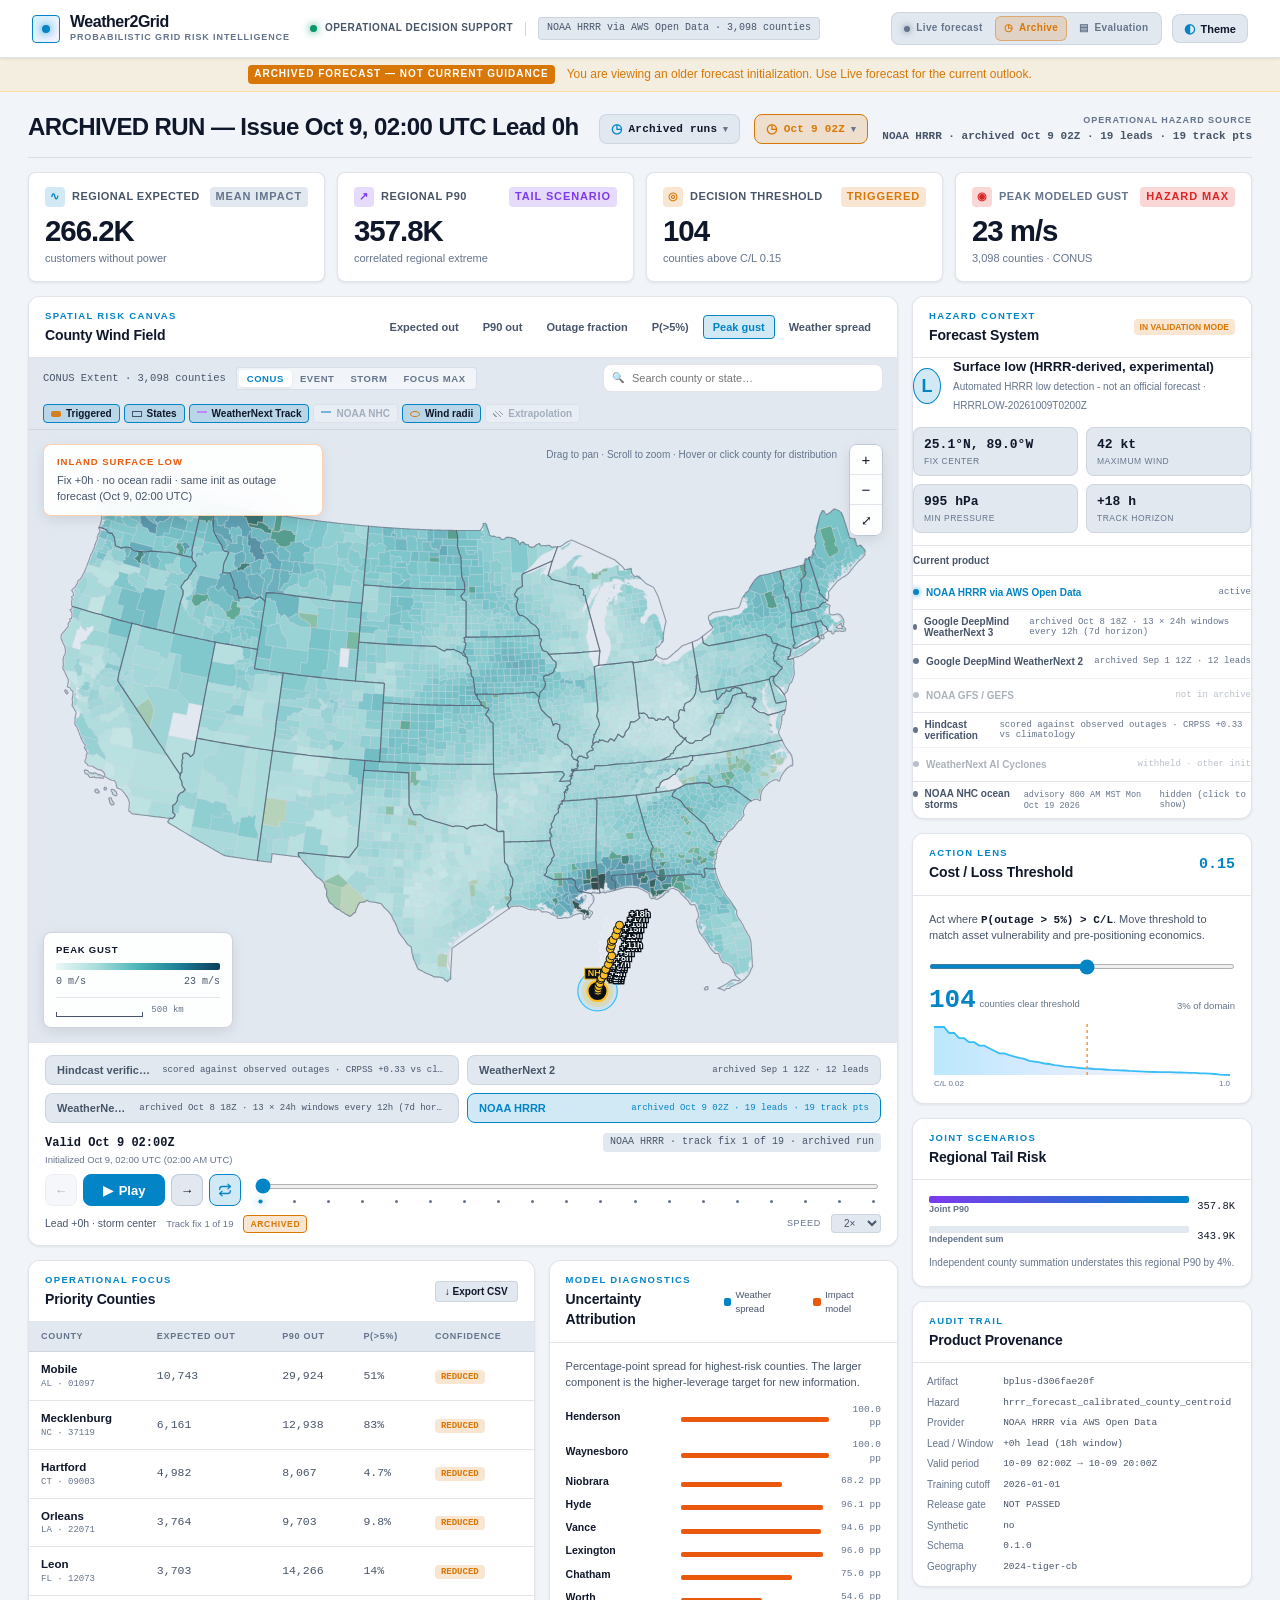
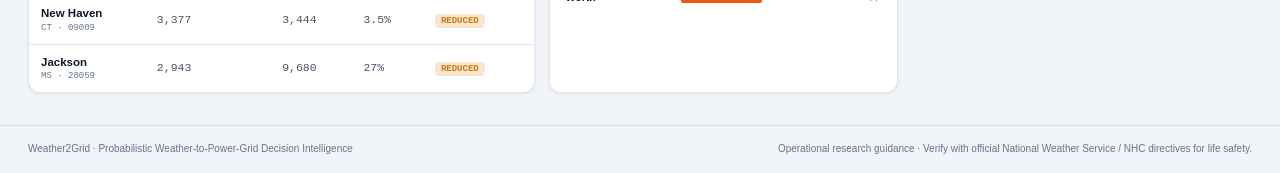
<file: index.html>
<!doctype html>
<html lang="en" data-theme="light">
<head>
<meta charset="utf-8">
<meta name="viewport" content="width=device-width, initial-scale=1">
<meta name="description" content="Weather2Grid probabilistic weather-to-power-grid risk intelligence and decision support dashboard">
<meta property="og:title" content="Weather2Grid — Probabilistic Grid Risk Intelligence">
<meta property="og:description" content="Interactive weather-to-power-grid risk guidance with forecast-cycle animation, uncertainty, and decision thresholds.">
<meta property="og:type" content="website">
<meta property="og:url" content="https://afahadabdullah.github.io/weather2grid/">
<meta property="og:image" content="https://afahadabdullah.github.io/weather2grid/og.png">
<meta name="twitter:card" content="summary_large_image">
<meta name="twitter:title" content="Weather2Grid — Probabilistic Grid Risk Intelligence">
<meta name="twitter:description" content="Interactive weather-to-power-grid risk guidance with forecast-cycle animation, uncertainty, and decision thresholds.">
<meta name="twitter:image" content="https://afahadabdullah.github.io/weather2grid/og.png">
<title>Weather2Grid — Probabilistic Grid Risk Intelligence</title>
<link rel="icon" href="data:image/svg+xml,%3Csvg xmlns='http://www.w3.org/2000/svg' viewBox='0 0 32 32'%3E%3Crect width='32' height='32' rx='9' fill='%231d4e6f'/%3E%3Ccircle cx='16' cy='16' r='5' fill='%23fff'/%3E%3C/svg%3E">
<link rel="stylesheet" href="assets/app.css">
</head>
<body>
<header class="mast">
  <div class="mast-left">
    <a class="brand" href="./" aria-label="Weather2Grid home">
      <span class="mark" aria-hidden="true"><i></i></span>
      <div class="brand-text">
        <strong>Weather2Grid</strong>
        <small>Probabilistic Grid Risk Intelligence</small>
      </div>
    </a>
    <div class="mast-status">
      <span class="system-dot" aria-hidden="true"></span>
      <span class="status-label">Operational Decision Support</span>
      <span class="mast-divider"></span>
      <span id="source-badge" class="badge-source">Loading source…</span>
    </div>
  </div>
  <div class="mast-actions">
    <nav class="view-switch" aria-label="Forecast view">
      <a id="live-view-link" class="view-link" href="https://afahadabdullah.github.io/weather2grid/">
        <span class="view-dot" aria-hidden="true"></span>
        Live forecast
      </a>
      <a id="archive-view-link" class="view-link" href="https://afahadabdullah.github.io/weather2grid-archive/">
        <span aria-hidden="true">◷</span>
        Archive
      </a>
      <a id="evaluation-view-link" class="view-link" href="evaluation.html"
         title="Hindcast evaluation of the county outage-risk model">
        <span aria-hidden="true">&#9636;</span>
        Evaluation
      </a>
    </nav>
    <button type="button" id="theme-toggle" class="theme-toggle" aria-label="Toggle display theme" title="Switch between Command Center Dark and Corporate Office Light mode">
      <span class="theme-icon" aria-hidden="true">◐</span>
      <span class="theme-text">Theme</span>
    </button>
  </div>
</header>
<div id="banner" class="banner" role="alert" hidden></div>

<main class="workspace">
  <section class="overview-head" aria-label="Active forecast">
    <div class="overview-title-group">
      <h1 id="event-name">Active Risk Outlook — Loading…</h1>
    </div>
    <!-- The run/init pickers sit here, with the hazard source, rather than in
         the masthead. They exist only where there is more than one run to
         choose from -- in practice only the archive -- and the masthead has to
         read identically on every page, so an archive-only control cannot live
         in it. -->
    <div class="overview-aside">
      <div class="run-picker" id="run-picker" hidden>
        <button type="button" id="run-toggle" class="theme-toggle run-toggle"
                aria-haspopup="listbox" aria-expanded="false" aria-controls="run-menu"
                title="Choose an available forecast initialization">
          <span class="theme-icon" aria-hidden="true">◷</span>
          <span id="run-label">Archived runs</span>
          <span class="init-caret" aria-hidden="true">▾</span>
        </button>
        <div class="run-menu" id="run-menu" role="listbox" aria-label="Available forecast initializations" hidden></div>
      </div>
      <div class="init-picker" id="init-picker" hidden>
        <button type="button" id="init-toggle" class="theme-toggle init-toggle"
                aria-haspopup="listbox" aria-expanded="false" aria-controls="init-menu"
                title="Choose which forecast initialization to display">
          <span class="theme-icon" aria-hidden="true">◷</span>
          <span class="init-text" id="init-label">Latest</span>
          <span class="init-caret" aria-hidden="true">▾</span>
        </button>
        <div class="init-menu" id="init-menu" role="listbox" aria-label="Forecast initializations" hidden></div>
      </div>
      <div class="overview-source">
        <span>Operational Hazard Source</span>
        <strong id="overview-provider">Loading…</strong>
      </div>
    </div>
  </section>

  <section class="kpi-grid" aria-label="Regional risk summary">
    <article class="kpi kpi-expected">
      <div class="kpi-header">
        <div class="kpi-label"><span class="kpi-icon cyan">∿</span>Regional Expected</div>
        <span class="kpi-tag" id="kpi-expected-tag">Mean Impact</span>
      </div>
      <strong id="kpi-expected">—</strong>
      <span id="kpi-expected-note">customers without power</span>
    </article>
    <article class="kpi kpi-p90">
      <div class="kpi-header">
        <div class="kpi-label"><span class="kpi-icon violet">↗</span>Regional P90</div>
        <span class="kpi-tag violet">Tail Scenario</span>
      </div>
      <strong id="kpi-p90">—</strong>
      <span>correlated regional extreme</span>
    </article>
    <article class="kpi kpi-threshold">
      <div class="kpi-header">
        <div class="kpi-label"><span class="kpi-icon amber">◎</span>Decision Threshold</div>
        <span class="kpi-tag amber">Triggered</span>
      </div>
      <strong id="kpi-triggered">—</strong>
      <span id="kpi-triggered-note">counties above your threshold</span>
    </article>
    <article class="kpi kpi-wind">
      <div class="kpi-header">
        <div class="kpi-label"><span class="kpi-icon red">◉</span><span id="kpi-gust-label">Peak Modeled Gust</span></div>
        <span class="kpi-tag red">Hazard Max</span>
      </div>
      <strong id="kpi-gust">—</strong>
      <span id="kpi-domain">forecast domain</span>
    </article>
  </section>

  <section class="primary-grid">
    <div class="main-stack">
      <article class="panel map-panel">
        <header class="panel-head map-head">
          <div class="map-title-box">
            <span class="eyebrow">Spatial Risk Canvas</span>
            <h2 id="map-title">County Wind Field</h2>
          </div>
          <div class="layers" id="layers" role="tablist" aria-label="Map metric layer"></div>
        </header>

        <div class="map-toolbar">
          <div class="map-toolbar-left">
            <span id="map-domain" class="map-domain">Loading geography…</span>
            <div class="view-controls" id="view-controls" aria-label="Map extent">
              <button type="button" data-view="conus" aria-pressed="true" title="View Full Contiguous United States">CONUS</button>
              <button type="button" data-view="event" aria-pressed="false" title="Zoom to Event Footprint">Event</button>
              <button type="button" data-view="storm" aria-pressed="false" title="Zoom to Active Storm Track">Storm</button>
              <button type="button" data-view="focus" aria-pressed="false" title="Center on Highest Outage Risk County">Focus Max</button>
            </div>
          </div>

          <div class="map-toolbar-search">
            <div class="search-input-wrap">
              <span class="search-icon" aria-hidden="true">🔍</span>
              <input type="search" id="county-search" placeholder="Search county or state…" autocomplete="off" spellcheck="false" aria-label="Search county or state">
              <div id="search-dropdown" class="search-dropdown" hidden></div>
            </div>
          </div>

          <div class="map-toolbar-right">
            <div class="overlay-controls" aria-label="Map overlays">
              <button type="button" data-overlay="threshold" aria-pressed="true" title="Toggle Threshold Trigger Highlights"><i class="trig-key"></i>Triggered</button>
              <button type="button" data-overlay="states" aria-pressed="true" title="Toggle State Boundaries"><i class="state-key"></i>States</button>
              <button type="button" data-overlay="track" aria-pressed="true" title="Toggle WeatherNext AI Cyclone Tracks"><i class="line-key"></i>WeatherNext Track</button>
              <button type="button" data-overlay="nhc" aria-pressed="false" title="Toggle Official NOAA NHC Cyclone Tracks (Turned off by default)"><i class="nhc-key"></i>NOAA NHC</button>
              <button type="button" data-overlay="wind" aria-pressed="true" title="Toggle Wind Radii / Swaths"><i class="ring-key"></i>Wind radii</button>
              <button type="button" data-overlay="extrapolation" aria-pressed="false" title="Hatches counties outside model training envelope"><i class="hatch-key"></i>Extrapolation</button>
            </div>
          </div>
        </div>

        <div class="mapwrap" id="mapwrap">
          <canvas id="map" class="map-canvas" role="img" aria-label="County outage risk map" tabindex="0"></canvas>
          <div id="map-tooltip" class="map-tooltip" hidden></div>
          <div class="storm-chip" id="storm-chip" hidden></div>

          <div class="zoom-controls" aria-label="Zoom controls">
            <button type="button" id="zoom-in" aria-label="Zoom in" title="Zoom in (+)">+</button>
            <button type="button" id="zoom-out" aria-label="Zoom out" title="Zoom out (−)">−</button>
            <button type="button" id="zoom-reset" aria-label="Reset extent" title="Reset extent (0)">⤢</button>
          </div>

          <div class="legend" id="legend"></div>
          <div class="maphint">Drag to pan · Scroll to zoom · Hover or click county for distribution</div>
        </div>

        <section class="map-playback" aria-label="Forecast playback controls">
          <div class="source-switch" id="source-switch" role="tablist" aria-label="Forecast data source"></div>
          <div class="playback-summary">
            <div class="frame-time">
              <strong id="cycle-time">—</strong>
              <span id="cycle-init">—</span>
            </div>
            <span id="cycle-counter" class="cycle-counter">Forecast — of —</span>
          </div>

          <div class="playback-row">
            <div class="transport">
              <button type="button" id="cycle-prev" class="icon-button" aria-label="Previous forecast frame" title="Previous frame ([)">←</button>
              <button type="button" id="cycle-play" class="play-button" aria-label="Play forecast frames" aria-pressed="false" title="Play/Pause (Space)"><span aria-hidden="true">▶</span><b>Play</b></button>
              <button type="button" id="cycle-next" class="icon-button" aria-label="Next forecast frame" title="Next frame (])">→</button>
              <button type="button" id="cycle-loop" class="icon-button loop-button" aria-label="Toggle loop playback" aria-pressed="true" title="Loop animation (L)"><svg width="14" height="14" viewBox="0 0 24 24" fill="none" stroke="currentColor" stroke-width="2.2" stroke-linecap="round" stroke-linejoin="round" aria-hidden="true"><path d="M17 2l4 4-4 4"/><path d="M3 11v-1a4 4 0 0 1 4-4h14"/><path d="M7 22l-4-4 4-4"/><path d="M21 13v1a4 4 0 0 1-4 4H3"/></svg></button>
            </div>
            <div class="cyclebar">
              <input type="range" id="cycle" min="0" max="0" value="0" step="1" aria-label="Forecast frame slider">
              <div id="cycle-dots" class="cycle-dots" aria-hidden="true"></div>
            </div>
          </div>

          <div class="cycle-meta">
            <span id="cycle-lead">—</span>
            <span id="frame-note" class="frame-note">—</span>
            <span class="pill" id="freshness">—</span>
            <label class="speed-label" for="playback-speed">Speed</label>
            <select id="playback-speed" aria-label="Playback speed">
              <option value="1400">1×</option>
              <option value="800" selected>2×</option>
              <option value="450">3×</option>
            </select>
          </div>
        </section>
      </article>

      <section class="left-analysis-grid" aria-label="Risk analysis">
        <article class="panel priority-panel">
          <header class="panel-head">
            <div>
              <span class="eyebrow">Operational Focus</span>
              <h2>Priority Counties</h2>
            </div>
            <div class="panel-actions">
              <button type="button" id="export-priority" class="action-btn" title="Download priority counties as CSV">↓ Export CSV</button>
            </div>
          </header>
          <div class="table-wrap">
            <table aria-label="Priority counties ranking">
              <thead>
                <tr>
                  <th>County</th>
                  <th>Expected Out</th>
                  <th>P90 Out</th>
                  <th>P(&gt;5%)</th>
                  <th>Confidence</th>
                </tr>
              </thead>
              <tbody id="priority-table"></tbody>
            </table>
          </div>
        </article>

        <article class="panel uncertainty-panel">
          <header class="panel-head">
            <div>
              <span class="eyebrow">Model Diagnostics</span>
              <h2>Uncertainty Attribution</h2>
            </div>
            <div class="split-legend">
              <span><i class="weather"></i>Weather spread</span>
              <span><i class="impact"></i>Impact model</span>
            </div>
          </header>
          <div class="panel-body">
            <p class="explain">Percentage-point spread for highest-risk counties. The larger component is the higher-leverage target for new information.</p>
            <div class="split" id="split"></div>
          </div>
        </article>
      </section>
    </div>

    <aside class="rail">
      <section class="panel forecast-panel">
        <header class="panel-head">
          <div>
            <span class="eyebrow">Hazard Context</span>
            <h2>Forecast System</h2>
          </div>
          <span class="source-status" id="provider-status">—</span>
        </header>
        <div class="forecast-body">
          <div class="storm-identity">
            <div class="storm-symbol" id="storm-symbol" aria-hidden="true"><i></i><b>L</b></div>
            <div>
              <strong id="storm-class">No track supplied</strong>
              <span id="storm-name">—</span>
            </div>
          </div>
          <div class="storm-stats" id="storm-stats"></div>
          <div class="active-source-line"><b id="active-source">Current product</b></div>
          <div class="source-stack" id="source-stack" role="group" aria-label="Forecast sources in this archive"></div>
        </div>
      </section>

      <section class="panel decision-panel">
        <header class="panel-head">
          <div>
            <span class="eyebrow">Action Lens</span>
            <h2>Cost / Loss Threshold</h2>
          </div>
          <output id="ratio-val">0.15</output>
        </header>
        <div class="panel-body">
          <p class="explain">Act where <em>P(outage &gt; 5%) &gt; C/L</em>. Move threshold to match asset vulnerability and pre-positioning economics.</p>
          <input type="range" id="ratio" min="-1.7" max="0" step="0.01" value="-0.82" aria-label="Cost loss ratio">
          <div class="threshold-row">
            <div>
              <strong id="trig-count">—</strong>
              <span>counties clear threshold</span>
            </div>
            <span id="threshold-pct">— of domain</span>
          </div>
          <svg id="clcurve" class="spark" role="img" aria-label="Counties triggered against cost-loss ratio"></svg>
        </div>
      </section>

      <section class="panel tail-panel">
        <header class="panel-head">
          <div>
            <span class="eyebrow">Joint Scenarios</span>
            <h2>Regional Tail Risk</h2>
          </div>
        </header>
        <div class="panel-body">
          <div class="tail-compare">
            <span id="tail-joint" style="--w:100%"><i></i><b>Joint P90</b><em>—</em></span>
            <span id="tail-independent" style="--w:70%"><i></i><b>Independent sum</b><em>—</em></span>
          </div>
          <p class="model-note" id="tail-note">Shared storm effects preserve correlated regional extremes.</p>
        </div>
      </section>

      <section class="panel provenance-panel">
        <header class="panel-head">
          <div>
            <span class="eyebrow">Audit Trail</span>
            <h2>Product Provenance</h2>
          </div>
        </header>
        <dl class="prov" id="prov"></dl>
      </section>
    </aside>
  </section>
</main>

<div class="drawer" id="drawer" hidden>
  <div class="drawer-accent"></div>
  <div class="drawer-head">
    <div>
      <span class="eyebrow">County Risk Assessment</span>
      <h2 id="d-name">—</h2>
      <p id="d-sub">—</p>
    </div>
    <button id="d-close" aria-label="Close county detail">×</button>
  </div>
  <div class="drawer-body">
    <div class="stats" id="d-stats"></div>
    <h3>Predictive Distribution CDF</h3>
    <svg id="d-cdf" role="img" aria-label="Predictive quantiles"></svg>
    <p class="explain" id="d-cdfnote"></p>
    <h3>Operational Drivers</h3>
    <dl class="prov drawer-prov" id="d-drivers"></dl>
  </div>
</div>

<footer class="foot">
  <span>Weather2Grid · Probabilistic Weather-to-Power-Grid Decision Intelligence</span>
  <span>Operational research guidance · Verify with official National Weather Service / NHC directives for life safety.</span>
</footer>
<script src="assets/app.js"></script>
<script data-goatcounter="https://w2g.goatcounter.com/count"
        async src="//gc.zgo.at/count.js"></script>
</body>
</html>
</file>
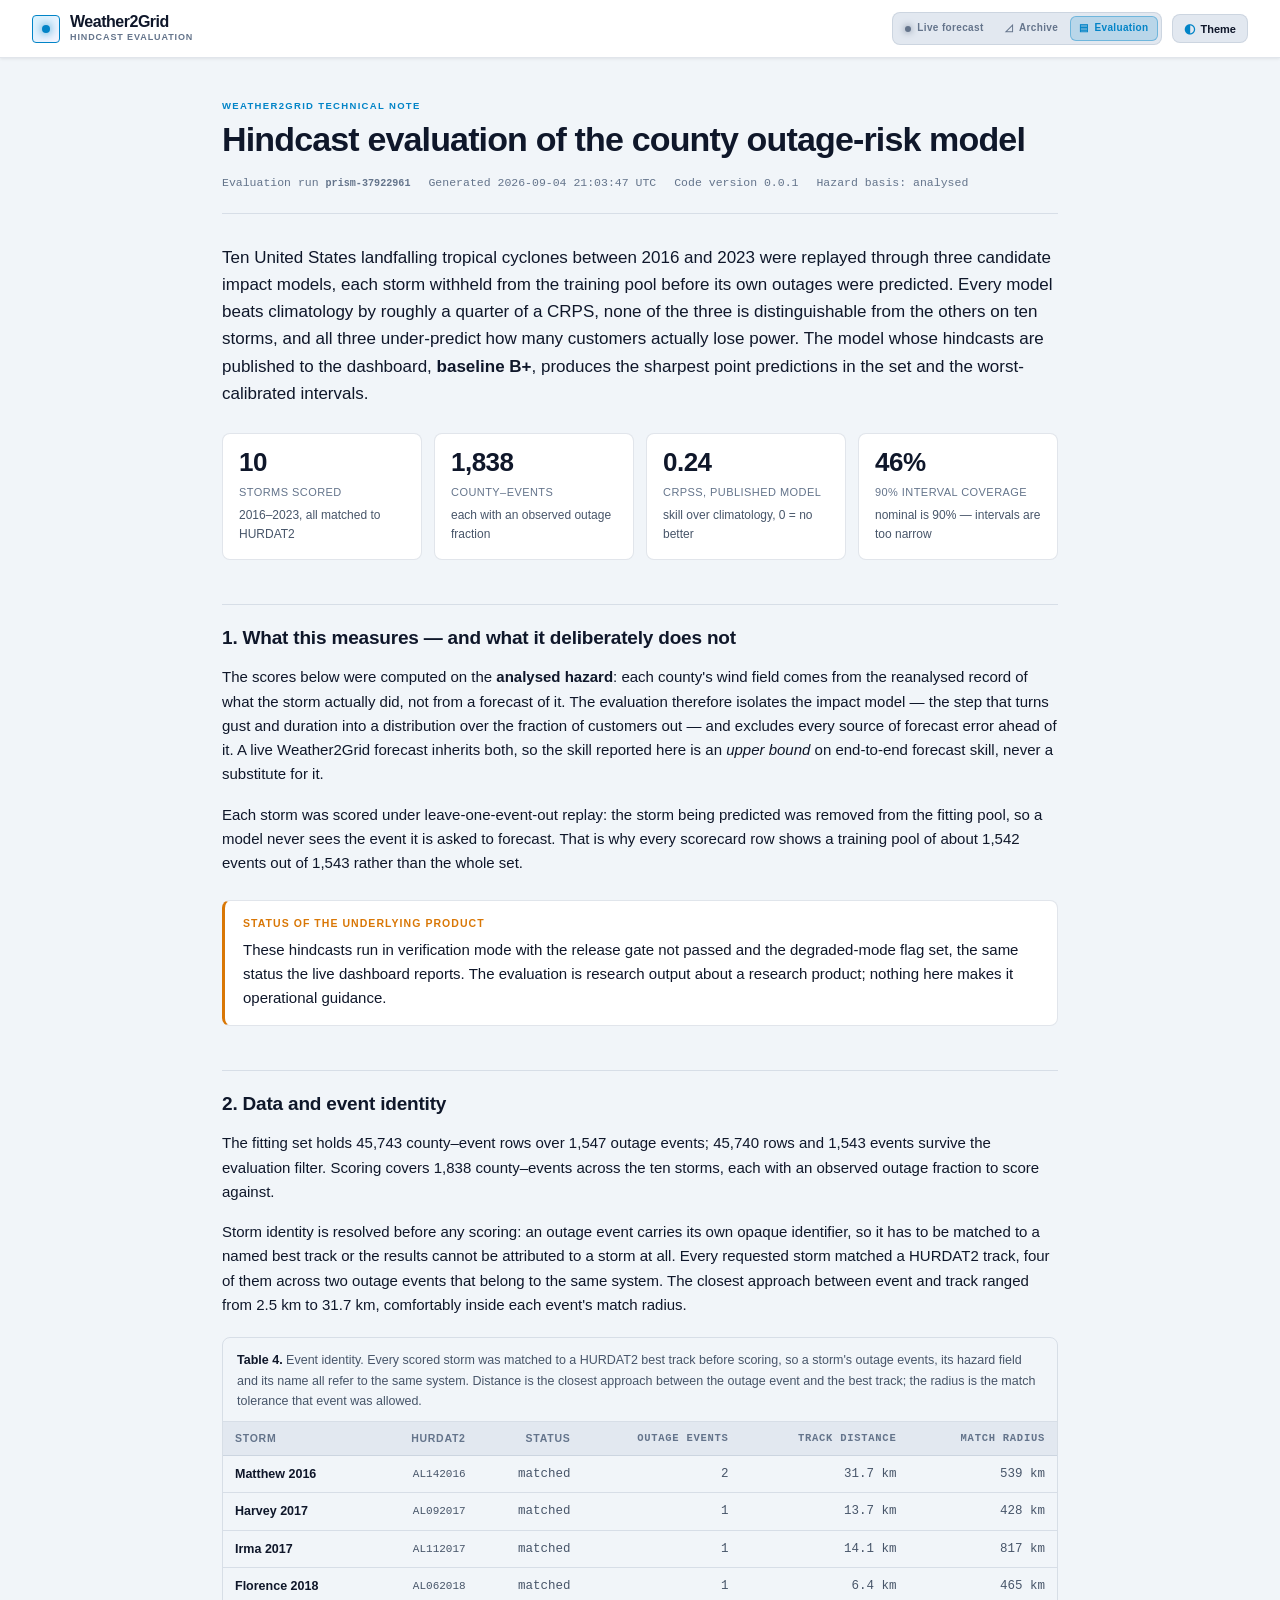
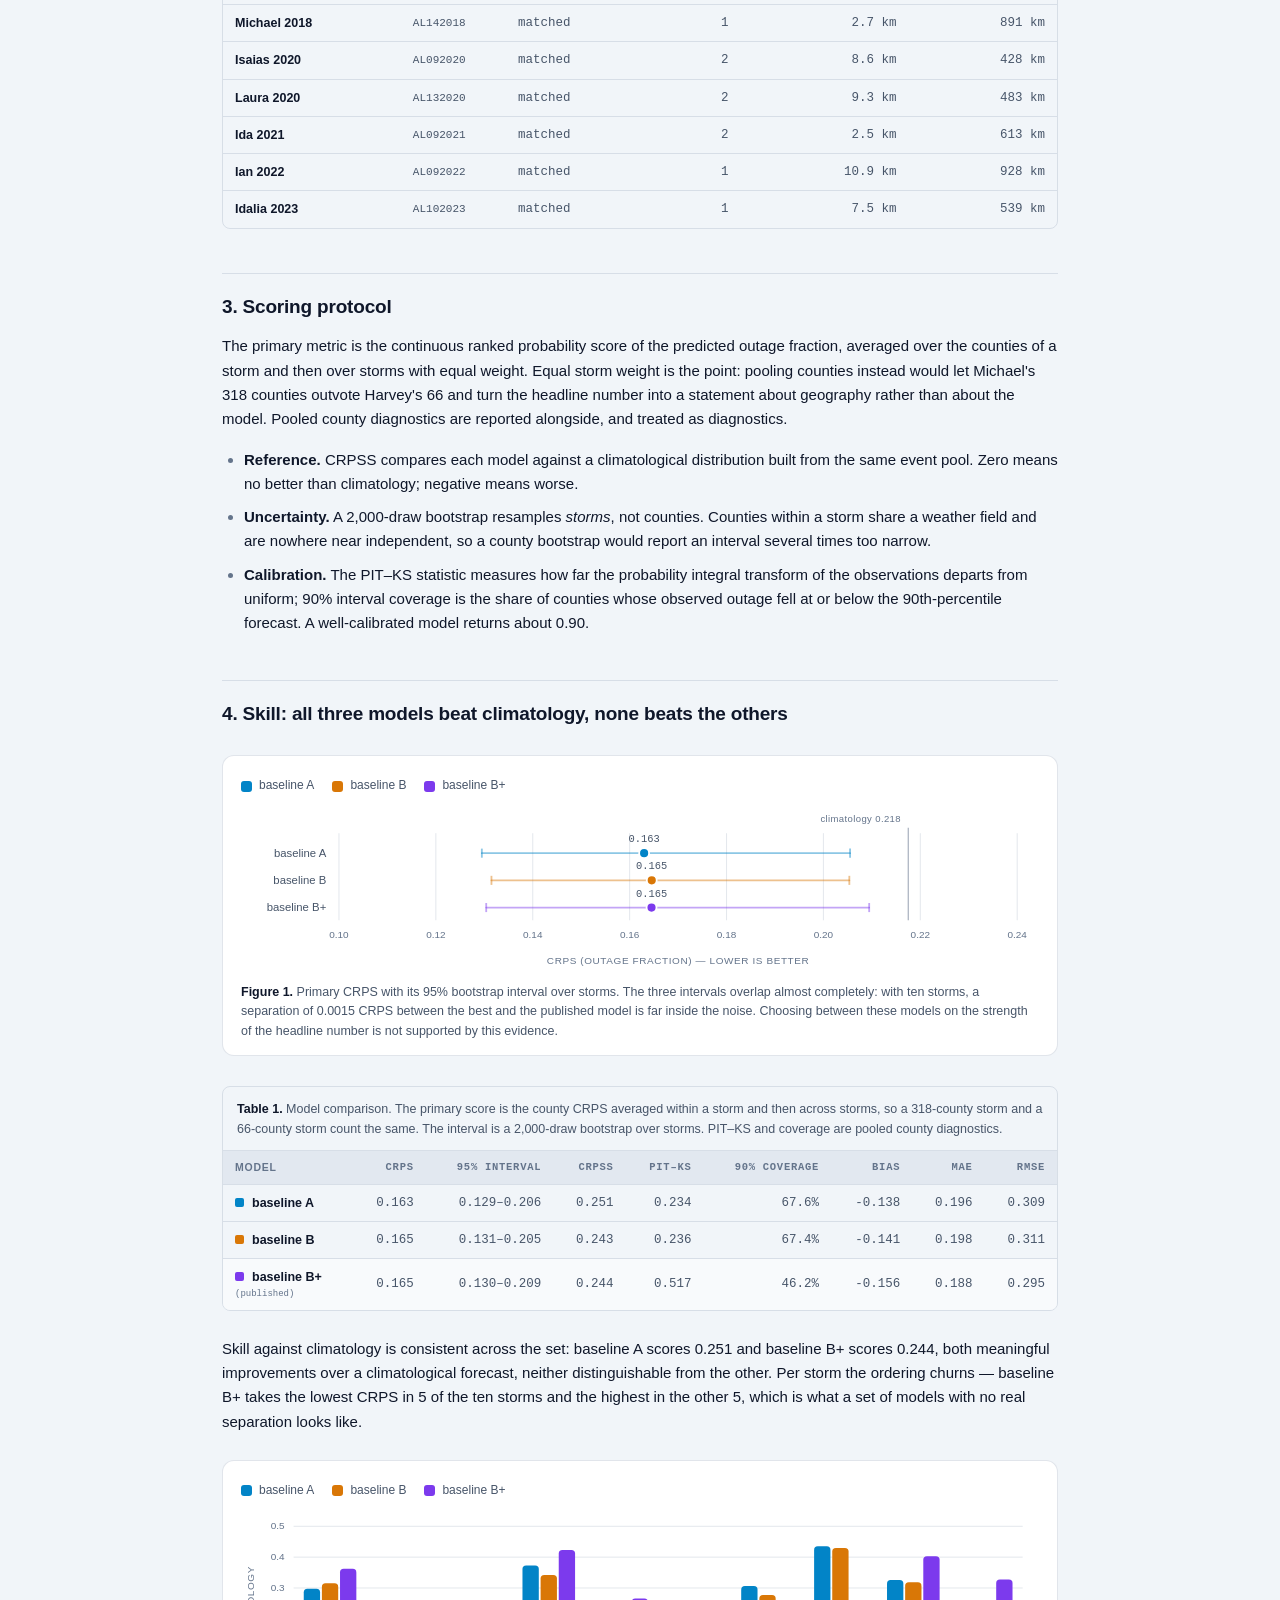
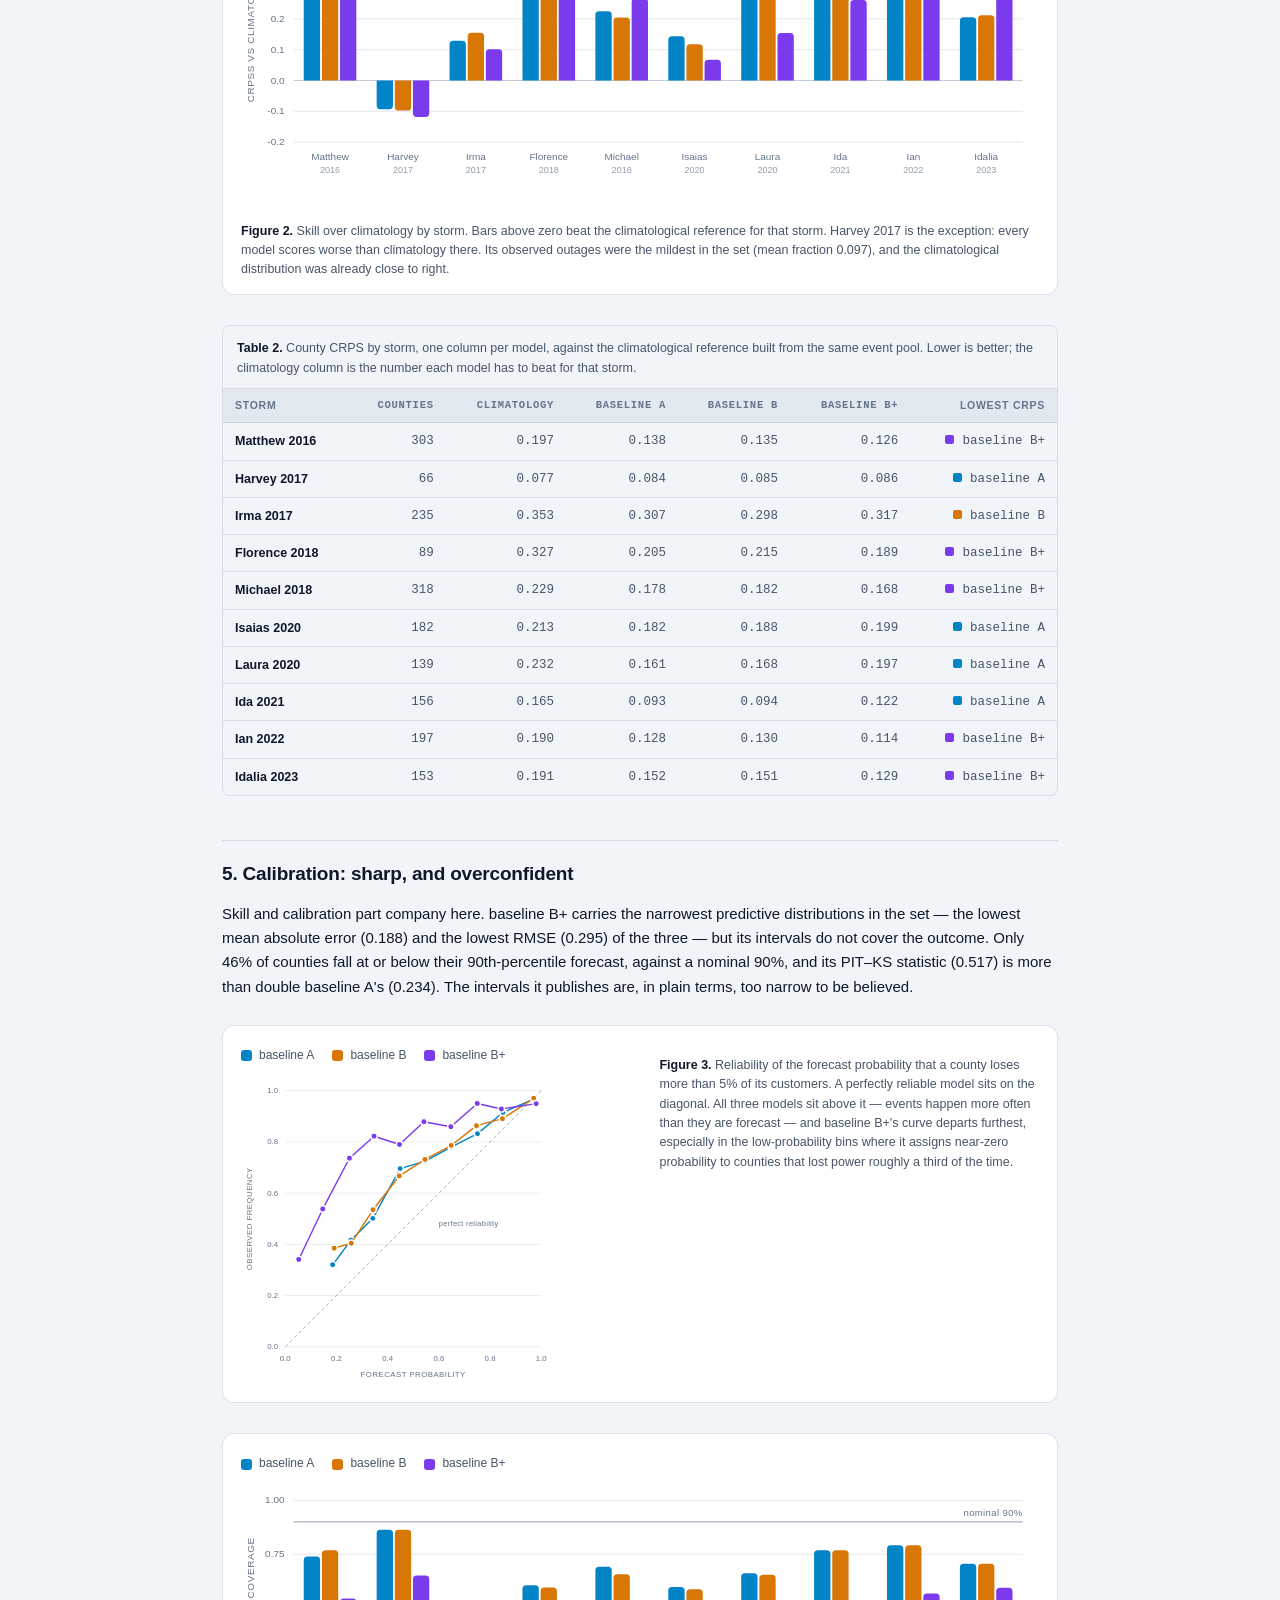
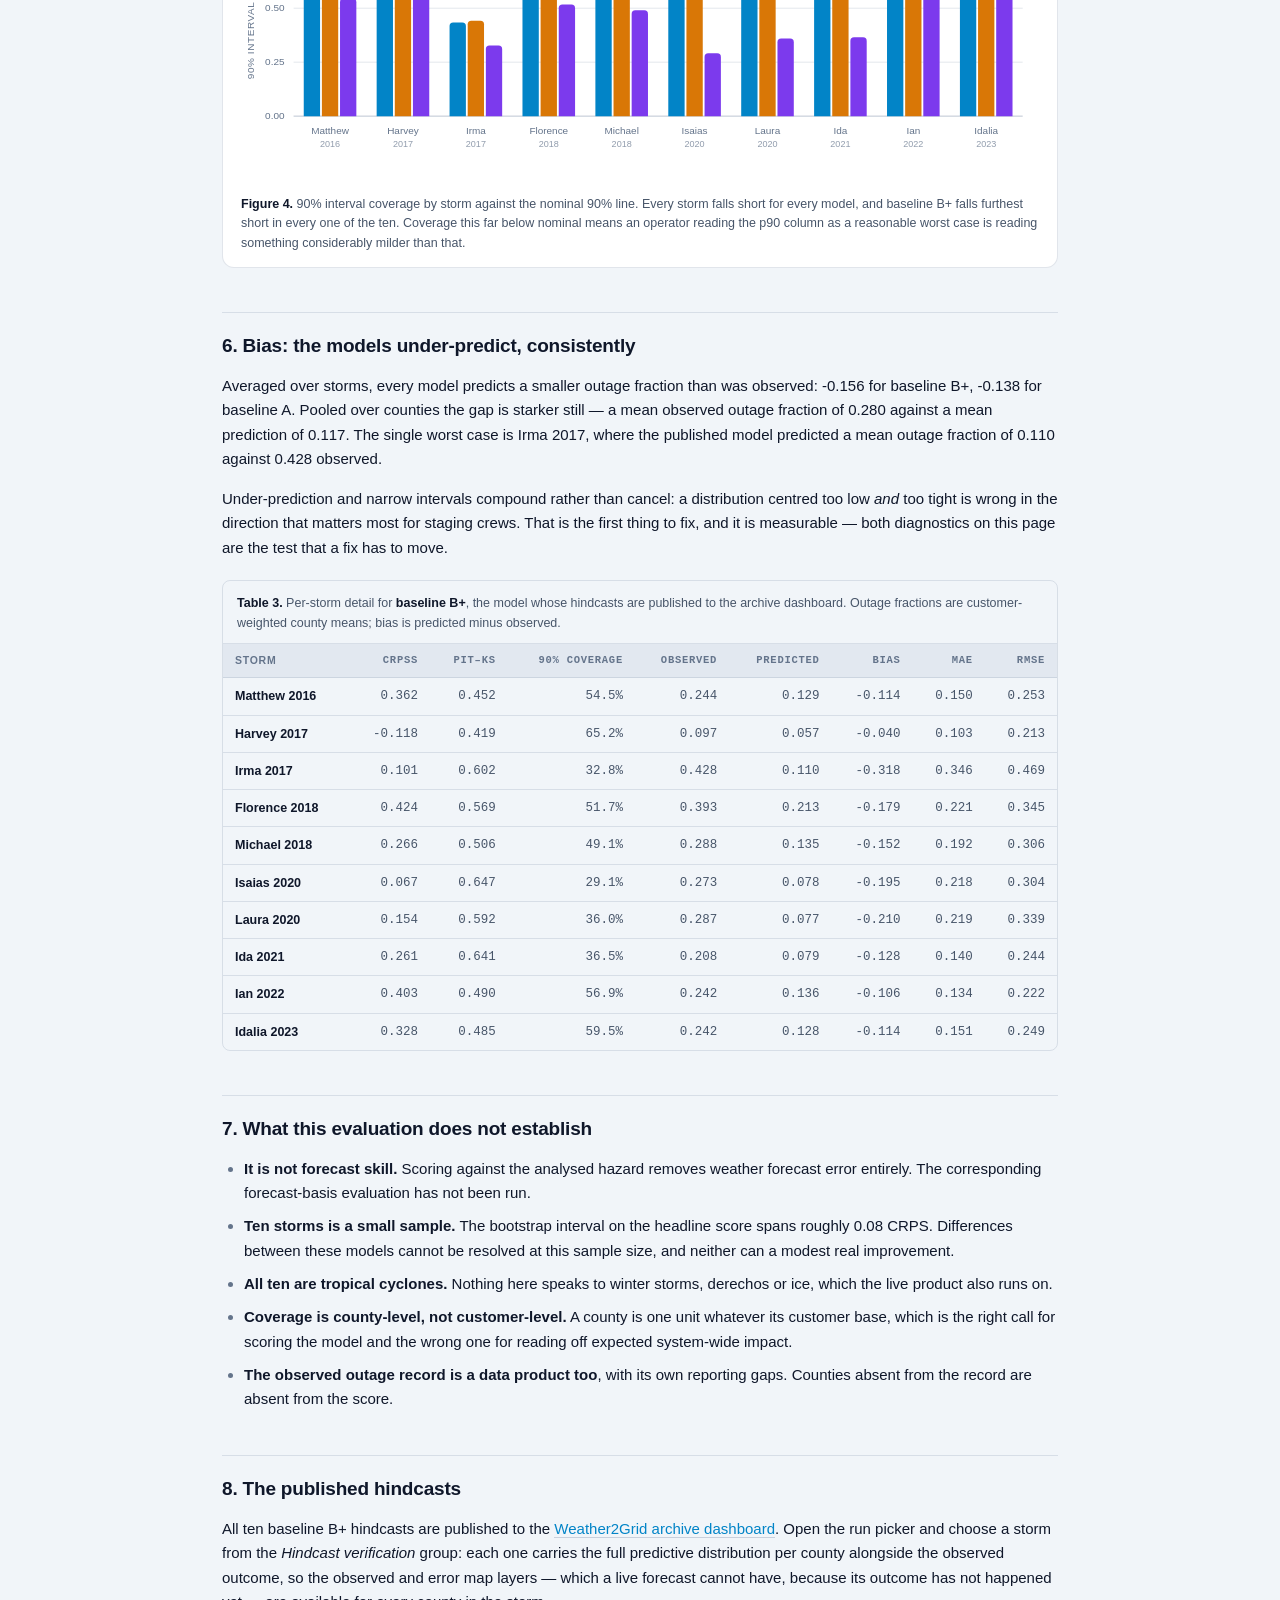
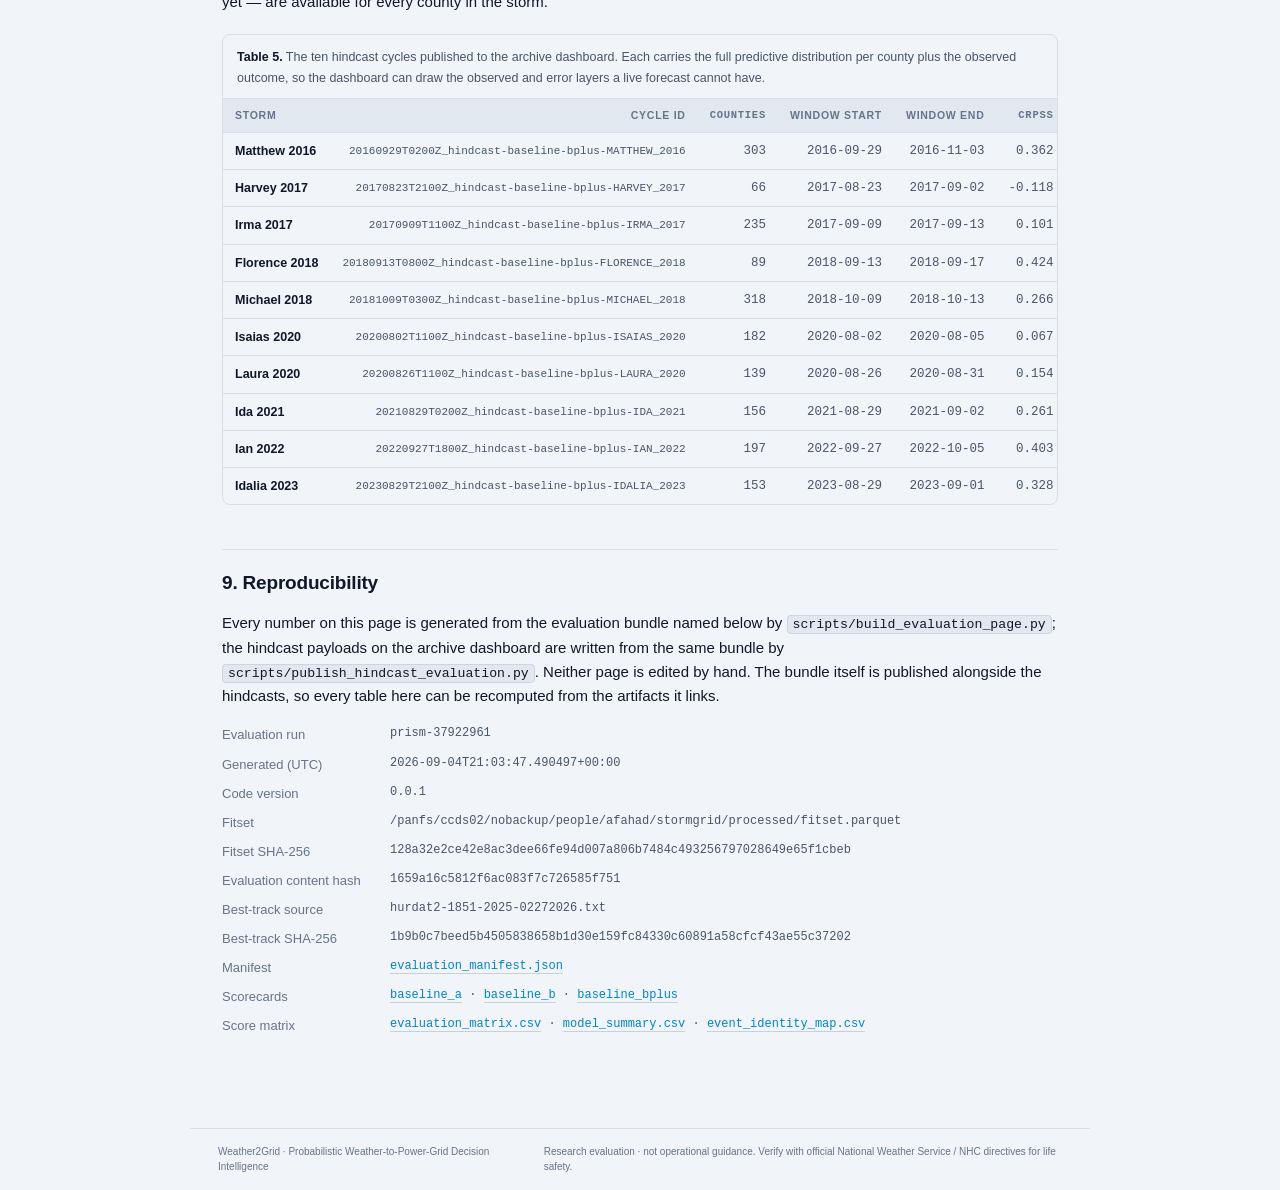
<file: evaluation.html>
<!doctype html>
<html lang="en" data-theme="light">
<head>
<meta charset="utf-8">
<meta name="viewport" content="width=device-width, initial-scale=1">
<meta name="description" content="Hindcast evaluation of the Weather2Grid county outage-risk model: ten landfalling tropical cyclones, three candidate impact models, leave-one-event-out replay.">
<title>Weather2Grid &#8212; Hindcast evaluation of the county outage-risk model</title>
<link rel="icon" href="data:image/svg+xml,%3Csvg xmlns='http://www.w3.org/2000/svg' viewBox='0 0 32 32'%3E%3Crect width='32' height='32' rx='9' fill='%231d4e6f'/%3E%3Ccircle cx='16' cy='16' r='5' fill='%23fff'/%3E%3C/svg%3E">
<link rel="stylesheet" href="assets/app.css">
<style>
:root { --paper-max: 900px; }
body.paper-body { min-height: 100vh; background: var(--bg-app); }
.paper-body .mast { position: sticky; top: 0; z-index: 20; }
main.paper {
  max-width: var(--paper-max);
  margin: 0 auto;
  padding: 40px clamp(18px, 4vw, 32px) 72px;
  font-size: 15px;
  line-height: 1.62;
  color: var(--ink-primary);
}
.paper p { margin: 0 0 16px; color: var(--ink-primary); }
.paper p.lede { font-size: 17px; line-height: 1.6; color: var(--ink-primary); }
.paper h1 { font-size: clamp(26px, 3.4vw, 34px); line-height: 1.2; margin: 6px 0 14px; }
.paper h2 {
  font-size: 19px; font-weight: 700; letter-spacing: -0.01em;
  margin: 44px 0 12px; padding-top: 18px;
  border-top: 1px solid var(--border-subtle);
}
.paper h3 {
  font-size: 11px; letter-spacing: 0.1em; text-transform: uppercase;
  color: var(--ink-muted); margin: 28px 0 8px;
}
.paper a { color: var(--color-cyan); text-decoration: none; border-bottom: 1px solid var(--border-strong); }
.paper a:hover { border-bottom-color: var(--color-cyan); }
.paper strong { font-weight: 650; }
.paper code, .mono { font-family: var(--font-mono); font-size: 0.88em; }
.paper code { background: var(--bg-subtle); border: 1px solid var(--border-subtle); border-radius: var(--radius-sm); padding: 1px 5px; }
.doc-meta {
  display: flex; flex-wrap: wrap; gap: 6px 18px;
  font-family: var(--font-mono); font-size: 11.5px; color: var(--ink-muted);
  margin: 0 0 30px; padding-bottom: 20px; border-bottom: 1px solid var(--border-subtle);
}
.wp-kpis { display: grid; grid-template-columns: repeat(auto-fit, minmax(170px, 1fr)); gap: 12px; margin: 26px 0 34px; }
.wp-kpi { background: var(--bg-card); border: 1px solid var(--border-subtle); border-radius: var(--radius-md); padding: 14px 16px; }
.wp-kpi .wp-kpi-value { font-size: 26px; font-weight: 700; letter-spacing: -0.02em; line-height: 1.15; }
.wp-kpi .wp-kpi-label { display: block; margin-top: 6px; font-size: 11px; color: var(--ink-muted); letter-spacing: 0.04em; text-transform: uppercase; }
.wp-kpi .wp-kpi-note { display: block; margin-top: 4px; font-size: 12px; color: var(--ink-secondary); }
figure { margin: 26px 0 30px; background: var(--bg-card); border: 1px solid var(--border-subtle); border-radius: var(--radius-lg); padding: 18px 18px 14px; }
figure.split { display: grid; grid-template-columns: minmax(320px, 1.05fr) minmax(240px, 1fr); gap: 20px; align-items: start; }
figure .fig-body { min-width: 0; }
figcaption { margin-top: 12px; font-size: 12.5px; line-height: 1.55; color: var(--ink-secondary); }
figcaption b { color: var(--ink-primary); font-weight: 650; }
svg.chart { display: block; width: 100%; height: auto; overflow: visible; }
svg.chart .grid { stroke: var(--border-subtle); stroke-width: 1; }
svg.chart .axis { stroke: var(--border-strong); stroke-width: 1; }
svg.chart .reference { stroke: var(--ink-muted); stroke-width: 1; opacity: 0.75; }
svg.chart .reference.dashed { stroke-dasharray: 5 4; }
svg.chart .reference-label, svg.chart .tick, svg.chart .axis-label, svg.chart .row-label, svg.chart .value {
  font-family: var(--font-sans); fill: var(--ink-muted);
}
svg.chart .tick { font-size: 11px; }
svg.chart .tick.muted { font-size: 10px; opacity: 0.7; }
svg.chart .reference-label { font-size: 10.5px; letter-spacing: 0.04em; }
svg.chart .axis-label { font-size: 11px; letter-spacing: 0.06em; text-transform: uppercase; }
svg.chart .row-label { font-size: 12.5px; fill: var(--ink-secondary); }
svg.chart .value { font-size: 11.5px; fill: var(--ink-secondary); font-family: var(--font-mono); }
svg.chart .ring { stroke: var(--bg-card); stroke-width: 2; }
.wp-legend { display: flex; flex-wrap: wrap; gap: 6px 18px; margin: 2px 0 10px; font-size: 12px; color: var(--ink-secondary); }
.wp-legend .wp-key { display: inline-flex; align-items: center; gap: 7px; }
.wp-legend .wp-key i { width: 11px; height: 11px; border-radius: 3px; display: inline-block; }
.table-wrap { overflow-x: auto; margin: 20px 0 26px; border: 1px solid var(--border-subtle); border-radius: var(--radius-md); }
table { border-collapse: collapse; width: 100%; font-size: 12.5px; }
caption { text-align: left; padding: 12px 14px 10px; font-size: 12.5px; color: var(--ink-secondary); border-bottom: 1px solid var(--border-subtle); }
caption b { color: var(--ink-primary); font-weight: 650; }
th, td { padding: 8px 12px; text-align: right; border-bottom: 1px solid var(--border-subtle); white-space: nowrap; }
th:first-child, td:first-child { text-align: left; }
thead th { font-size: 10.5px; letter-spacing: 0.07em; text-transform: uppercase; color: var(--ink-muted); font-weight: 700; background: var(--bg-subtle); }
tbody tr:last-child td { border-bottom: none; }
tbody tr.is-published { background: var(--bg-card-hover); }
td.num, th.num { font-family: var(--font-mono); }
td .swatch { display: inline-block; width: 9px; height: 9px; border-radius: 2px; margin-right: 8px; vertical-align: baseline; }
.callout { border: 1px solid var(--border-subtle); border-left: 3px solid var(--color-amber); background: var(--bg-card); border-radius: var(--radius-md); padding: 14px 18px; margin: 24px 0; }
.callout p:last-child { margin-bottom: 0; }
.callout .callout-title { display: block; font-size: 10.5px; letter-spacing: 0.1em; text-transform: uppercase; color: var(--color-amber); font-weight: 750; margin-bottom: 6px; }
.paper ul, .paper ol { margin: 0 0 18px; padding-left: 22px; }
.paper li { margin-bottom: 9px; }
.paper li::marker { color: var(--ink-muted); }
dl.facts { display: grid; grid-template-columns: minmax(150px, auto) 1fr; gap: 8px 18px; margin: 0 0 20px; font-size: 13px; }
dl.facts dt { color: var(--ink-muted); }
dl.facts dd { margin: 0; font-family: var(--font-mono); font-size: 12px; word-break: break-all; color: var(--ink-secondary); }
.foot.paper-foot { max-width: var(--paper-max); margin: 0 auto; }
@media (max-width: 760px) {
  figure.split { grid-template-columns: 1fr; }
  main.paper { font-size: 14.5px; }
}
@media print {
  .mast, .paper-foot { display: none; }
  main.paper { max-width: none; padding: 0; }
  figure, .table-wrap, .wp-kpi, .callout { break-inside: avoid; }
}
</style>
<script>
(function () {
  try {
    var stored = localStorage.getItem('w2g_theme');
    document.documentElement.setAttribute('data-theme', stored === 'dark' ? 'dark' : 'light');
  } catch (error) {
    document.documentElement.setAttribute('data-theme', 'light');
  }
})();
</script>
</head>
<body class="paper-body">
<header class="mast">
  <div class="mast-left">
    <a class="brand" href="https://afahadabdullah.github.io/weather2grid/" aria-label="Weather2Grid home">
      <span class="mark" aria-hidden="true"><i></i></span>
      <div class="brand-text">
        <strong>Weather2Grid</strong>
        <small>Hindcast evaluation</small>
      </div>
    </a>
  </div>
  <div class="mast-actions">
    <nav class="view-switch" aria-label="Site sections">
      <a class="view-link" href="https://afahadabdullah.github.io/weather2grid/">
        <span class="view-dot" aria-hidden="true"></span>
        Live forecast
      </a>
      <a class="view-link" href="https://afahadabdullah.github.io/weather2grid-archive/">
        <span aria-hidden="true">&#9727;</span>
        Archive
      </a>
      <a class="view-link" href="evaluation.html" aria-current="page">
        <span aria-hidden="true">&#9636;</span>
        Evaluation
      </a>
    </nav>
    <button type="button" id="theme-toggle" class="theme-toggle" aria-label="Toggle display theme"
            title="Switch between Command Center Dark and Corporate Office Light mode">
      <span class="theme-icon" aria-hidden="true">◐</span>
      <span class="theme-text">Theme</span>
    </button>
  </div>
</header>
<main class="paper">
<span class="eyebrow">Weather2Grid technical note</span>
<h1>Hindcast evaluation of the county outage-risk model</h1>
<div class="doc-meta">
  <span>Evaluation run <b class="mono">prism-37922961</b></span>
  <span>Generated 2026-09-04 21:03:47 UTC</span>
  <span>Code version 0.0.1</span>
  <span>Hazard basis: analysed</span>
</div>

<p class="lede">Ten United States landfalling tropical cyclones between 2016 and 2023 were
replayed through three candidate impact models, each storm withheld from the training pool
before its own outages were predicted. Every model beats climatology by roughly a quarter of
a CRPS, none of the three is distinguishable from the others on ten storms, and all three
under-predict how many customers actually lose power. The model whose hindcasts are published
to the dashboard, <b>baseline B+</b>, produces the sharpest point predictions in the
set and the worst-calibrated intervals.</p>

<div class="wp-kpis">
  <div class="wp-kpi"><div class="wp-kpi-value">10</div><span class="wp-kpi-label">Storms scored</span><span class="wp-kpi-note">2016&#8211;2023, all matched to HURDAT2</span></div>
  <div class="wp-kpi"><div class="wp-kpi-value">1,838</div><span class="wp-kpi-label">County&#8211;events</span><span class="wp-kpi-note">each with an observed outage fraction</span></div>
  <div class="wp-kpi"><div class="wp-kpi-value">0.24</div><span class="wp-kpi-label">CRPSS, published model</span><span class="wp-kpi-note">skill over climatology, 0 = no better</span></div>
  <div class="wp-kpi"><div class="wp-kpi-value">46%</div><span class="wp-kpi-label">90% interval coverage</span><span class="wp-kpi-note">nominal is 90% &#8212; intervals are too narrow</span></div>
</div>

<h2>1. What this measures &#8212; and what it deliberately does not</h2>
<p>The scores below were computed on the <b>analysed hazard</b>: each county's wind field comes
from the reanalysed record of what the storm actually did, not from a forecast of it. The
evaluation therefore isolates the impact model &#8212; the step that turns gust and duration
into a distribution over the fraction of customers out &#8212; and excludes every source of
forecast error ahead of it. A live Weather2Grid forecast inherits both, so the skill reported
here is an <em>upper bound</em> on end-to-end forecast skill, never a substitute for it.</p>
<p>Each storm was scored under leave-one-event-out replay: the storm being predicted was
removed from the fitting pool, so a model never sees the event it is asked to forecast. That
is why every scorecard row shows a training pool of about 1,542
events out of 1,543 rather than the whole set.</p>

<div class="callout">
  <span class="callout-title">Status of the underlying product</span>
  <p>These hindcasts run in verification mode with the release gate not passed and the
  degraded-mode flag set, the same status the live dashboard reports. The evaluation is
  research output about a research product; nothing here makes it operational guidance.</p>
</div>

<h2>2. Data and event identity</h2>
<p>The fitting set holds 45,743 county&#8211;event rows over
1,547 outage events; 45,740 rows and
1,543 events survive the evaluation filter. Scoring covers
1,838 county&#8211;events across the ten storms, each with an observed outage
fraction to score against.</p>
<p>Storm identity is resolved before any scoring: an outage event carries its own opaque
identifier, so it has to be matched to a named best track or the results cannot be attributed
to a storm at all. Every requested storm matched a HURDAT2 track, four of them across two
outage events that belong to the same system. The closest approach between event and track
ranged from 2.5 km to
31.7 km, comfortably inside each
event's match radius.</p>
<div class="table-wrap"><table><caption><b>Table 4.</b> Event identity. Every scored storm was matched to a HURDAT2 best track before scoring, so a storm's outage events, its hazard field and its name all refer to the same system. Distance is the closest approach between the outage event and the best track; the radius is the match tolerance that event was allowed.</caption><thead><tr><th class="" scope="col">Storm</th><th class="" scope="col">HURDAT2</th><th class="" scope="col">Status</th><th class="num" scope="col">Outage events</th><th class="num" scope="col">Track distance</th><th class="num" scope="col">Match radius</th></tr></thead><tbody><tr><td class="">Matthew 2016</td><td class=""><span class="mono">AL142016</span></td><td class="">matched</td><td class="num">2</td><td class="num">31.7 km</td><td class="num">539 km</td></tr><tr><td class="">Harvey 2017</td><td class=""><span class="mono">AL092017</span></td><td class="">matched</td><td class="num">1</td><td class="num">13.7 km</td><td class="num">428 km</td></tr><tr><td class="">Irma 2017</td><td class=""><span class="mono">AL112017</span></td><td class="">matched</td><td class="num">1</td><td class="num">14.1 km</td><td class="num">817 km</td></tr><tr><td class="">Florence 2018</td><td class=""><span class="mono">AL062018</span></td><td class="">matched</td><td class="num">1</td><td class="num">6.4 km</td><td class="num">465 km</td></tr><tr><td class="">Michael 2018</td><td class=""><span class="mono">AL142018</span></td><td class="">matched</td><td class="num">1</td><td class="num">2.7 km</td><td class="num">891 km</td></tr><tr><td class="">Isaias 2020</td><td class=""><span class="mono">AL092020</span></td><td class="">matched</td><td class="num">2</td><td class="num">8.6 km</td><td class="num">428 km</td></tr><tr><td class="">Laura 2020</td><td class=""><span class="mono">AL132020</span></td><td class="">matched</td><td class="num">2</td><td class="num">9.3 km</td><td class="num">483 km</td></tr><tr><td class="">Ida 2021</td><td class=""><span class="mono">AL092021</span></td><td class="">matched</td><td class="num">2</td><td class="num">2.5 km</td><td class="num">613 km</td></tr><tr><td class="">Ian 2022</td><td class=""><span class="mono">AL092022</span></td><td class="">matched</td><td class="num">1</td><td class="num">10.9 km</td><td class="num">928 km</td></tr><tr><td class="">Idalia 2023</td><td class=""><span class="mono">AL102023</span></td><td class="">matched</td><td class="num">1</td><td class="num">7.5 km</td><td class="num">539 km</td></tr></tbody></table></div>

<h2>3. Scoring protocol</h2>
<p>The primary metric is the continuous ranked probability score of the predicted outage
fraction, averaged over the counties of a storm and then over storms with equal weight. Equal
storm weight is the point: pooling counties instead would let Michael's 318 counties outvote
Harvey's 66 and turn the headline number into a statement about geography rather than about
the model. Pooled county diagnostics are reported alongside, and treated as diagnostics.</p>
<ul>
  <li><b>Reference.</b> CRPSS compares each model against a climatological distribution built
  from the same event pool. Zero means no better than climatology; negative means worse.</li>
  <li><b>Uncertainty.</b> A 2,000-draw bootstrap resamples <em>storms</em>, not counties.
  Counties within a storm share a weather field and are nowhere near independent, so a county
  bootstrap would report an interval several times too narrow.</li>
  <li><b>Calibration.</b> The PIT&#8211;KS statistic measures how far the probability integral
  transform of the observations departs from uniform; 90% interval coverage is the share of
  counties whose observed outage fell at or below the 90th-percentile forecast. A
  well-calibrated model returns about 0.90.</li>
</ul>

<h2>4. Skill: all three models beat climatology, none beats the others</h2>
<figure>
  <div class="wp-legend"><span class="wp-key"><i style="background:#0284c7"></i>baseline A</span><span class="wp-key"><i style="background:#d97706"></i>baseline B</span><span class="wp-key"><i style="background:#7c3aed"></i>baseline B+</span></div>
  <svg class="chart" viewBox="0 0 880 182" role="img" aria-label="Primary CRPS by model with 95% bootstrap interval"><title>Primary CRPS by model with 95% bootstrap interval</title><line class="grid" x1="108.00" y1="30.0" x2="108.00" y2="126.00"/><text class="tick" x="108.00" y="146.00" text-anchor="middle">0.10</text><line class="grid" x1="214.86" y1="30.0" x2="214.86" y2="126.00"/><text class="tick" x="214.86" y="146.00" text-anchor="middle">0.12</text><line class="grid" x1="321.71" y1="30.0" x2="321.71" y2="126.00"/><text class="tick" x="321.71" y="146.00" text-anchor="middle">0.14</text><line class="grid" x1="428.57" y1="30.0" x2="428.57" y2="126.00"/><text class="tick" x="428.57" y="146.00" text-anchor="middle">0.16</text><line class="grid" x1="535.43" y1="30.0" x2="535.43" y2="126.00"/><text class="tick" x="535.43" y="146.00" text-anchor="middle">0.18</text><line class="grid" x1="642.29" y1="30.0" x2="642.29" y2="126.00"/><text class="tick" x="642.29" y="146.00" text-anchor="middle">0.20</text><line class="grid" x1="749.14" y1="30.0" x2="749.14" y2="126.00"/><text class="tick" x="749.14" y="146.00" text-anchor="middle">0.22</text><line class="grid" x1="856.00" y1="30.0" x2="856.00" y2="126.00"/><text class="tick" x="856.00" y="146.00" text-anchor="middle">0.24</text><line class="reference" x1="735.80" y1="24.00" x2="735.80" y2="126.00"/><text class="reference-label" x="727.80" y="18.00" text-anchor="end">climatology 0.218</text><text class="row-label" x="94.0" y="56.00" text-anchor="end">baseline A</text><line x1="265.58" y1="52.00" x2="671.67" y2="52.00" stroke="#0284c7" stroke-width="2" stroke-linecap="round" opacity="0.45"/><line x1="265.58" y1="47.00" x2="265.58" y2="57.00" stroke="#0284c7" stroke-width="2" opacity="0.45"/><line x1="671.67" y1="47.00" x2="671.67" y2="57.00" stroke="#0284c7" stroke-width="2" opacity="0.45"/><circle cx="444.54" cy="52.00" r="5.5" fill="#0284c7" class="ring"><title>baseline A: CRPS 0.163 (95% CI 0.129–0.206)</title></circle><text class="value" x="444.54" y="40.00" text-anchor="middle">0.163</text><text class="row-label" x="94.0" y="86.00" text-anchor="end">baseline B</text><line x1="276.18" y1="82.00" x2="670.86" y2="82.00" stroke="#d97706" stroke-width="2" stroke-linecap="round" opacity="0.45"/><line x1="276.18" y1="77.00" x2="276.18" y2="87.00" stroke="#d97706" stroke-width="2" opacity="0.45"/><line x1="670.86" y1="77.00" x2="670.86" y2="87.00" stroke="#d97706" stroke-width="2" opacity="0.45"/><circle cx="452.95" cy="82.00" r="5.5" fill="#d97706" class="ring"><title>baseline B: CRPS 0.165 (95% CI 0.131–0.205)</title></circle><text class="value" x="452.95" y="70.00" text-anchor="middle">0.165</text><text class="row-label" x="94.0" y="116.00" text-anchor="end">baseline B+</text><line x1="270.40" y1="112.00" x2="692.74" y2="112.00" stroke="#7c3aed" stroke-width="2" stroke-linecap="round" opacity="0.45"/><line x1="270.40" y1="107.00" x2="270.40" y2="117.00" stroke="#7c3aed" stroke-width="2" opacity="0.45"/><line x1="692.74" y1="107.00" x2="692.74" y2="117.00" stroke="#7c3aed" stroke-width="2" opacity="0.45"/><circle cx="452.71" cy="112.00" r="5.5" fill="#7c3aed" class="ring"><title>baseline B+: CRPS 0.165 (95% CI 0.130–0.209)</title></circle><text class="value" x="452.71" y="100.00" text-anchor="middle">0.165</text><text class="axis-label" x="482.00" y="174.00" text-anchor="middle">CRPS (outage fraction) — lower is better</text></svg>
  <figcaption><b>Figure 1.</b> Primary CRPS with its 95% bootstrap interval over storms.
  The three intervals overlap almost completely: with ten storms, a separation of
  0.0015
  CRPS between the best and the published model is far inside the noise. Choosing between these
  models on the strength of the headline number is not supported by this evidence.</figcaption>
</figure>
<div class="table-wrap"><table><caption><b>Table 1.</b> Model comparison. The primary score is the county CRPS averaged within a storm and then across storms, so a 318-county storm and a 66-county storm count the same. The interval is a 2,000-draw bootstrap over storms. PIT&#8211;KS and coverage are pooled county diagnostics.</caption><thead><tr><th class="" scope="col">Model</th><th class="num" scope="col">CRPS</th><th class="num" scope="col">95% interval</th><th class="num" scope="col">CRPSS</th><th class="num" scope="col">PIT&#8211;KS</th><th class="num" scope="col">90% coverage</th><th class="num" scope="col">Bias</th><th class="num" scope="col">MAE</th><th class="num" scope="col">RMSE</th></tr></thead><tbody><tr><td class=""><span class="swatch" style="background:#0284c7"></span>baseline A</td><td class="num">0.163</td><td class="num">0.129&#8211;0.206</td><td class="num">0.251</td><td class="num">0.234</td><td class="num">67.6%</td><td class="num">-0.138</td><td class="num">0.196</td><td class="num">0.309</td></tr><tr><td class=""><span class="swatch" style="background:#d97706"></span>baseline B</td><td class="num">0.165</td><td class="num">0.131&#8211;0.205</td><td class="num">0.243</td><td class="num">0.236</td><td class="num">67.4%</td><td class="num">-0.141</td><td class="num">0.198</td><td class="num">0.311</td></tr><tr class="is-published"><td class=""><span class="swatch" style="background:#7c3aed"></span>baseline B+ <small>(published)</small></td><td class="num">0.165</td><td class="num">0.130&#8211;0.209</td><td class="num">0.244</td><td class="num">0.517</td><td class="num">46.2%</td><td class="num">-0.156</td><td class="num">0.188</td><td class="num">0.295</td></tr></tbody></table></div>
<p>Skill against climatology is consistent across the set: baseline A scores
0.251 and baseline B+ scores
0.244, both meaningful improvements over a
climatological forecast, neither distinguishable from the other. Per storm the ordering
churns &#8212; baseline B+ takes the lowest CRPS in 5 of the ten storms and the
highest in the other 5, which is what a set of models with no real separation looks
like.</p>
<figure>
  <div class="wp-legend"><span class="wp-key"><i style="background:#0284c7"></i>baseline A</span><span class="wp-key"><i style="background:#d97706"></i>baseline B</span><span class="wp-key"><i style="background:#7c3aed"></i>baseline B+</span></div>
  <svg class="chart" viewBox="0 0 880 330" role="img" aria-label="Continuous ranked probability skill score by storm and model"><title>Continuous ranked probability skill score by storm and model</title><line class="grid" x1="58.0" y1="256.00" x2="862.00" y2="256.00"/><text class="tick" x="48.0" y="259.50" text-anchor="end">-0.2</text><line class="grid" x1="58.0" y1="222.00" x2="862.00" y2="222.00"/><text class="tick" x="48.0" y="225.50" text-anchor="end">-0.1</text><line class="grid" x1="58.0" y1="188.00" x2="862.00" y2="188.00"/><text class="tick" x="48.0" y="191.50" text-anchor="end">0.0</text><line class="grid" x1="58.0" y1="154.00" x2="862.00" y2="154.00"/><text class="tick" x="48.0" y="157.50" text-anchor="end">0.1</text><line class="grid" x1="58.0" y1="120.00" x2="862.00" y2="120.00"/><text class="tick" x="48.0" y="123.50" text-anchor="end">0.2</text><line class="grid" x1="58.0" y1="86.00" x2="862.00" y2="86.00"/><text class="tick" x="48.0" y="89.50" text-anchor="end">0.3</text><line class="grid" x1="58.0" y1="52.00" x2="862.00" y2="52.00"/><text class="tick" x="48.0" y="55.50" text-anchor="end">0.4</text><line class="grid" x1="58.0" y1="18.00" x2="862.00" y2="18.00"/><text class="tick" x="48.0" y="21.50" text-anchor="end">0.5</text><line class="axis" x1="58.0" y1="188.00" x2="862.00" y2="188.00"/><path d="M69.20,188.00 V90.78 Q69.20,86.78 73.20,86.78 H83.20 Q87.20,86.78 87.20,90.78 V188.00 Z" fill="#0284c7"><title>Matthew 2016 · baseline A: 0.298</title></path><path d="M89.20,188.00 V84.90 Q89.20,80.90 93.20,80.90 H103.20 Q107.20,80.90 107.20,84.90 V188.00 Z" fill="#d97706"><title>Matthew 2016 · baseline B: 0.315</title></path><path d="M109.20,188.00 V68.89 Q109.20,64.89 113.20,64.89 H123.20 Q127.20,64.89 127.20,68.89 V188.00 Z" fill="#7c3aed"><title>Matthew 2016 · baseline B+: 0.362</title></path><text class="tick" x="98.20" y="276.00" text-anchor="middle">Matthew</text><text class="tick muted" x="98.20" y="290.00" text-anchor="middle">2016</text><path d="M149.60,188.00 V215.60 Q149.60,219.60 153.60,219.60 H163.60 Q167.60,219.60 167.60,215.60 V188.00 Z" fill="#0284c7"><title>Harvey 2017 · baseline A: -0.093</title></path><path d="M169.60,188.00 V217.11 Q169.60,221.11 173.60,221.11 H183.60 Q187.60,221.11 187.60,217.11 V188.00 Z" fill="#d97706"><title>Harvey 2017 · baseline B: -0.097</title></path><path d="M189.60,188.00 V224.25 Q189.60,228.25 193.60,228.25 H203.60 Q207.60,228.25 207.60,224.25 V188.00 Z" fill="#7c3aed"><title>Harvey 2017 · baseline B+: -0.118</title></path><text class="tick" x="178.60" y="276.00" text-anchor="middle">Harvey</text><text class="tick muted" x="178.60" y="290.00" text-anchor="middle">2017</text><path d="M230.00,188.00 V148.28 Q230.00,144.28 234.00,144.28 H244.00 Q248.00,144.28 248.00,148.28 V188.00 Z" fill="#0284c7"><title>Irma 2017 · baseline A: 0.129</title></path><path d="M250.00,188.00 V139.33 Q250.00,135.33 254.00,135.33 H264.00 Q268.00,135.33 268.00,139.33 V188.00 Z" fill="#d97706"><title>Irma 2017 · baseline B: 0.155</title></path><path d="M270.00,188.00 V157.66 Q270.00,153.66 274.00,153.66 H284.00 Q288.00,153.66 288.00,157.66 V188.00 Z" fill="#7c3aed"><title>Irma 2017 · baseline B+: 0.101</title></path><text class="tick" x="259.00" y="276.00" text-anchor="middle">Irma</text><text class="tick muted" x="259.00" y="290.00" text-anchor="middle">2017</text><path d="M310.40,188.00 V65.10 Q310.40,61.10 314.40,61.10 H324.40 Q328.40,61.10 328.40,65.10 V188.00 Z" fill="#0284c7"><title>Florence 2018 · baseline A: 0.373</title></path><path d="M330.40,188.00 V75.63 Q330.40,71.63 334.40,71.63 H344.40 Q348.40,71.63 348.40,75.63 V188.00 Z" fill="#d97706"><title>Florence 2018 · baseline B: 0.342</title></path><path d="M350.40,188.00 V47.98 Q350.40,43.98 354.40,43.98 H364.40 Q368.40,43.98 368.40,47.98 V188.00 Z" fill="#7c3aed"><title>Florence 2018 · baseline B+: 0.424</title></path><text class="tick" x="339.40" y="276.00" text-anchor="middle">Florence</text><text class="tick muted" x="339.40" y="290.00" text-anchor="middle">2018</text><path d="M390.80,188.00 V115.63 Q390.80,111.63 394.80,111.63 H404.80 Q408.80,111.63 408.80,115.63 V188.00 Z" fill="#0284c7"><title>Michael 2018 · baseline A: 0.225</title></path><path d="M410.80,188.00 V122.41 Q410.80,118.41 414.80,118.41 H424.80 Q428.80,118.41 428.80,122.41 V188.00 Z" fill="#d97706"><title>Michael 2018 · baseline B: 0.205</title></path><path d="M430.80,188.00 V101.66 Q430.80,97.66 434.80,97.66 H444.80 Q448.80,97.66 448.80,101.66 V188.00 Z" fill="#7c3aed"><title>Michael 2018 · baseline B+: 0.266</title></path><text class="tick" x="419.80" y="276.00" text-anchor="middle">Michael</text><text class="tick muted" x="419.80" y="290.00" text-anchor="middle">2018</text><path d="M471.20,188.00 V143.15 Q471.20,139.15 475.20,139.15 H485.20 Q489.20,139.15 489.20,143.15 V188.00 Z" fill="#0284c7"><title>Isaias 2020 · baseline A: 0.144</title></path><path d="M491.20,188.00 V151.97 Q491.20,147.97 495.20,147.97 H505.20 Q509.20,147.97 509.20,151.97 V188.00 Z" fill="#d97706"><title>Isaias 2020 · baseline B: 0.118</title></path><path d="M511.20,188.00 V169.20 Q511.20,165.20 515.20,165.20 H525.20 Q529.20,165.20 529.20,169.20 V188.00 Z" fill="#7c3aed"><title>Isaias 2020 · baseline B+: 0.067</title></path><text class="tick" x="500.20" y="276.00" text-anchor="middle">Isaias</text><text class="tick muted" x="500.20" y="290.00" text-anchor="middle">2020</text><path d="M551.60,188.00 V87.81 Q551.60,83.81 555.60,83.81 H565.60 Q569.60,83.81 569.60,87.81 V188.00 Z" fill="#0284c7"><title>Laura 2020 · baseline A: 0.306</title></path><path d="M571.60,188.00 V97.81 Q571.60,93.81 575.60,93.81 H585.60 Q589.60,93.81 589.60,97.81 V188.00 Z" fill="#d97706"><title>Laura 2020 · baseline B: 0.277</title></path><path d="M591.60,188.00 V139.52 Q591.60,135.52 595.60,135.52 H605.60 Q609.60,135.52 609.60,139.52 V188.00 Z" fill="#7c3aed"><title>Laura 2020 · baseline B+: 0.154</title></path><text class="tick" x="580.60" y="276.00" text-anchor="middle">Laura</text><text class="tick muted" x="580.60" y="290.00" text-anchor="middle">2020</text><path d="M632.00,188.00 V44.02 Q632.00,40.02 636.00,40.02 H646.00 Q650.00,40.02 650.00,44.02 V188.00 Z" fill="#0284c7"><title>Ida 2021 · baseline A: 0.435</title></path><path d="M652.00,188.00 V45.83 Q652.00,41.83 656.00,41.83 H666.00 Q670.00,41.83 670.00,45.83 V188.00 Z" fill="#d97706"><title>Ida 2021 · baseline B: 0.430</title></path><path d="M672.00,188.00 V103.26 Q672.00,99.26 676.00,99.26 H686.00 Q690.00,99.26 690.00,103.26 V188.00 Z" fill="#7c3aed"><title>Ida 2021 · baseline B+: 0.261</title></path><text class="tick" x="661.00" y="276.00" text-anchor="middle">Ida</text><text class="tick muted" x="661.00" y="290.00" text-anchor="middle">2021</text><path d="M712.40,188.00 V81.23 Q712.40,77.23 716.40,77.23 H726.40 Q730.40,77.23 730.40,81.23 V188.00 Z" fill="#0284c7"><title>Ian 2022 · baseline A: 0.326</title></path><path d="M732.40,188.00 V83.70 Q732.40,79.70 736.40,79.70 H746.40 Q750.40,79.70 750.40,83.70 V188.00 Z" fill="#d97706"><title>Ian 2022 · baseline B: 0.319</title></path><path d="M752.40,188.00 V54.88 Q752.40,50.88 756.40,50.88 H766.40 Q770.40,50.88 770.40,54.88 V188.00 Z" fill="#7c3aed"><title>Ian 2022 · baseline B+: 0.403</title></path><text class="tick" x="741.40" y="276.00" text-anchor="middle">Ian</text><text class="tick muted" x="741.40" y="290.00" text-anchor="middle">2022</text><path d="M792.80,188.00 V122.33 Q792.80,118.33 796.80,118.33 H806.80 Q810.80,118.33 810.80,122.33 V188.00 Z" fill="#0284c7"><title>Idalia 2023 · baseline A: 0.205</title></path><path d="M812.80,188.00 V120.18 Q812.80,116.18 816.80,116.18 H826.80 Q830.80,116.18 830.80,120.18 V188.00 Z" fill="#d97706"><title>Idalia 2023 · baseline B: 0.211</title></path><path d="M832.80,188.00 V80.63 Q832.80,76.63 836.80,76.63 H846.80 Q850.80,76.63 850.80,80.63 V188.00 Z" fill="#7c3aed"><title>Idalia 2023 · baseline B+: 0.328</title></path><text class="tick" x="821.80" y="276.00" text-anchor="middle">Idalia</text><text class="tick muted" x="821.80" y="290.00" text-anchor="middle">2023</text><text class="axis-label" x="14.0" y="137.00" transform="rotate(-90 14.0 137.00)" text-anchor="middle">CRPSS vs climatology</text></svg>
  <figcaption><b>Figure 2.</b> Skill over climatology by storm. Bars above zero beat the
  climatological reference for that storm. Harvey 2017
  is the exception: every model scores worse than climatology there. Its observed outages were
  the mildest in the set (mean fraction
  0.097),
  and the climatological distribution was already close to right.</figcaption>
</figure>
<div class="table-wrap"><table><caption><b>Table 2.</b> County CRPS by storm, one column per model, against the climatological reference built from the same event pool. Lower is better; the climatology column is the number each model has to beat for that storm.</caption><thead><tr><th class="" scope="col">Storm</th><th class="num" scope="col">Counties</th><th class="num" scope="col">Climatology</th><th class="num" scope="col">baseline A</th><th class="num" scope="col">baseline B</th><th class="num" scope="col">baseline B+</th><th class="" scope="col">Lowest CRPS</th></tr></thead><tbody><tr><td class="">Matthew 2016</td><td class="num">303</td><td class="num">0.197</td><td class="num">0.138</td><td class="num">0.135</td><td class="num">0.126</td><td class=""><span class="swatch" style="background:#7c3aed"></span>baseline B+</td></tr><tr><td class="">Harvey 2017</td><td class="num">66</td><td class="num">0.077</td><td class="num">0.084</td><td class="num">0.085</td><td class="num">0.086</td><td class=""><span class="swatch" style="background:#0284c7"></span>baseline A</td></tr><tr><td class="">Irma 2017</td><td class="num">235</td><td class="num">0.353</td><td class="num">0.307</td><td class="num">0.298</td><td class="num">0.317</td><td class=""><span class="swatch" style="background:#d97706"></span>baseline B</td></tr><tr><td class="">Florence 2018</td><td class="num">89</td><td class="num">0.327</td><td class="num">0.205</td><td class="num">0.215</td><td class="num">0.189</td><td class=""><span class="swatch" style="background:#7c3aed"></span>baseline B+</td></tr><tr><td class="">Michael 2018</td><td class="num">318</td><td class="num">0.229</td><td class="num">0.178</td><td class="num">0.182</td><td class="num">0.168</td><td class=""><span class="swatch" style="background:#7c3aed"></span>baseline B+</td></tr><tr><td class="">Isaias 2020</td><td class="num">182</td><td class="num">0.213</td><td class="num">0.182</td><td class="num">0.188</td><td class="num">0.199</td><td class=""><span class="swatch" style="background:#0284c7"></span>baseline A</td></tr><tr><td class="">Laura 2020</td><td class="num">139</td><td class="num">0.232</td><td class="num">0.161</td><td class="num">0.168</td><td class="num">0.197</td><td class=""><span class="swatch" style="background:#0284c7"></span>baseline A</td></tr><tr><td class="">Ida 2021</td><td class="num">156</td><td class="num">0.165</td><td class="num">0.093</td><td class="num">0.094</td><td class="num">0.122</td><td class=""><span class="swatch" style="background:#0284c7"></span>baseline A</td></tr><tr><td class="">Ian 2022</td><td class="num">197</td><td class="num">0.190</td><td class="num">0.128</td><td class="num">0.130</td><td class="num">0.114</td><td class=""><span class="swatch" style="background:#7c3aed"></span>baseline B+</td></tr><tr><td class="">Idalia 2023</td><td class="num">153</td><td class="num">0.191</td><td class="num">0.152</td><td class="num">0.151</td><td class="num">0.129</td><td class=""><span class="swatch" style="background:#7c3aed"></span>baseline B+</td></tr></tbody></table></div>

<h2>5. Calibration: sharp, and overconfident</h2>
<p>Skill and calibration part company here. baseline B+ carries the narrowest
predictive distributions in the set &#8212; the lowest mean absolute error
(0.188) and the lowest RMSE
(0.295) of the three &#8212; but its
intervals do not cover the outcome. Only 46% of counties
fall at or below their 90th-percentile forecast, against a nominal 90%, and its PIT&#8211;KS
statistic (0.517) is more than double
baseline A's (0.234). The intervals it publishes
are, in plain terms, too narrow to be believed.</p>
<figure class="split">
  <div class="fig-body">
    <div class="wp-legend"><span class="wp-key"><i style="background:#0284c7"></i>baseline A</span><span class="wp-key"><i style="background:#d97706"></i>baseline B</span><span class="wp-key"><i style="background:#7c3aed"></i>baseline B+</span></div>
    <svg class="chart" viewBox="0 0 560 440" role="img" aria-label="Reliability of the probability that a county loses more than 5% of customers"><title>Reliability diagram</title><line class="grid" x1="62.0" y1="382.00" x2="422.00" y2="382.00"/><text class="tick" x="52.0" y="385.50" text-anchor="end">0.0</text><text class="tick" x="62.00" y="402.00" text-anchor="middle">0.0</text><line class="grid" x1="62.0" y1="310.00" x2="422.00" y2="310.00"/><text class="tick" x="52.0" y="313.50" text-anchor="end">0.2</text><text class="tick" x="134.00" y="402.00" text-anchor="middle">0.2</text><line class="grid" x1="62.0" y1="238.00" x2="422.00" y2="238.00"/><text class="tick" x="52.0" y="241.50" text-anchor="end">0.4</text><text class="tick" x="206.00" y="402.00" text-anchor="middle">0.4</text><line class="grid" x1="62.0" y1="166.00" x2="422.00" y2="166.00"/><text class="tick" x="52.0" y="169.50" text-anchor="end">0.6</text><text class="tick" x="278.00" y="402.00" text-anchor="middle">0.6</text><line class="grid" x1="62.0" y1="94.00" x2="422.00" y2="94.00"/><text class="tick" x="52.0" y="97.50" text-anchor="end">0.8</text><text class="tick" x="350.00" y="402.00" text-anchor="middle">0.8</text><line class="grid" x1="62.0" y1="22.00" x2="422.00" y2="22.00"/><text class="tick" x="52.0" y="25.50" text-anchor="end">1.0</text><text class="tick" x="422.00" y="402.00" text-anchor="middle">1.0</text><line class="reference dashed" x1="62.00" y1="382.00" x2="422.00" y2="22.00"/><text class="reference-label" x="278.00" y="212.80" text-anchor="start">perfect reliability</text><polyline points="128.82,266.80 154.44,232.16 185.24,201.48 223.70,131.57 258.79,120.96 295.30,101.48 332.37,82.44 368.22,52.70 411.06,34.05" fill="none" stroke="#0284c7" stroke-width="2" stroke-linejoin="round" stroke-linecap="round"/><circle cx="128.82" cy="266.80" r="4.5" fill="#0284c7" class="ring"><title>baseline A: forecast 18.6%, observed 32.0% (25 counties)</title></circle><circle cx="154.44" cy="232.16" r="4.5" fill="#0284c7" class="ring"><title>baseline A: forecast 25.7%, observed 41.6% (370 counties)</title></circle><circle cx="185.24" cy="201.48" r="4.5" fill="#0284c7" class="ring"><title>baseline A: forecast 34.2%, observed 50.1% (343 counties)</title></circle><circle cx="223.70" cy="131.57" r="4.5" fill="#0284c7" class="ring"><title>baseline A: forecast 44.9%, observed 69.6% (230 counties)</title></circle><circle cx="258.79" cy="120.96" r="4.5" fill="#0284c7" class="ring"><title>baseline A: forecast 54.7%, observed 72.5% (211 counties)</title></circle><circle cx="295.30" cy="101.48" r="4.5" fill="#0284c7" class="ring"><title>baseline A: forecast 64.8%, observed 77.9% (154 counties)</title></circle><circle cx="332.37" cy="82.44" r="4.5" fill="#0284c7" class="ring"><title>baseline A: forecast 75.1%, observed 83.2% (137 counties)</title></circle><circle cx="368.22" cy="52.70" r="4.5" fill="#0284c7" class="ring"><title>baseline A: forecast 85.1%, observed 91.5% (129 counties)</title></circle><circle cx="411.06" cy="34.05" r="4.5" fill="#0284c7" class="ring"><title>baseline A: forecast 97.0%, observed 96.7% (239 counties)</title></circle><polyline points="131.01,243.54 154.98,236.33 185.55,189.39 222.46,142.00 258.63,118.59 295.44,99.14 331.00,71.21 367.42,61.38 411.38,32.77" fill="none" stroke="#d97706" stroke-width="2" stroke-linejoin="round" stroke-linecap="round"/><circle cx="131.01" cy="243.54" r="4.5" fill="#d97706" class="ring"><title>baseline B: forecast 19.2%, observed 38.5% (13 counties)</title></circle><circle cx="154.98" cy="236.33" r="4.5" fill="#d97706" class="ring"><title>baseline B: forecast 25.8%, observed 40.5% (388 counties)</title></circle><circle cx="185.55" cy="189.39" r="4.5" fill="#d97706" class="ring"><title>baseline B: forecast 34.3%, observed 53.5% (357 counties)</title></circle><circle cx="222.46" cy="142.00" r="4.5" fill="#d97706" class="ring"><title>baseline B: forecast 44.6%, observed 66.7% (234 counties)</title></circle><circle cx="258.63" cy="118.59" r="4.5" fill="#d97706" class="ring"><title>baseline B: forecast 54.6%, observed 73.2% (205 counties)</title></circle><circle cx="295.44" cy="99.14" r="4.5" fill="#d97706" class="ring"><title>baseline B: forecast 64.8%, observed 78.6% (140 counties)</title></circle><circle cx="331.00" cy="71.21" r="4.5" fill="#d97706" class="ring"><title>baseline B: forecast 74.7%, observed 86.3% (139 counties)</title></circle><circle cx="367.42" cy="61.38" r="4.5" fill="#d97706" class="ring"><title>baseline B: forecast 84.8%, observed 89.1% (128 counties)</title></circle><circle cx="411.38" cy="32.77" r="4.5" fill="#d97706" class="ring"><title>baseline B: forecast 97.1%, observed 97.0% (234 counties)</title></circle><polyline points="81.14,259.31 114.95,188.23 152.42,116.98 187.03,86.11 222.75,97.60 257.11,65.78 294.88,72.77 332.04,40.00 365.93,47.71 414.79,40.28" fill="none" stroke="#7c3aed" stroke-width="2" stroke-linejoin="round" stroke-linecap="round"/><circle cx="81.14" cy="259.31" r="4.5" fill="#7c3aed" class="ring"><title>baseline B+: forecast 5.3%, observed 34.1% (446 counties)</title></circle><circle cx="114.95" cy="188.23" r="4.5" fill="#7c3aed" class="ring"><title>baseline B+: forecast 14.7%, observed 53.8% (353 counties)</title></circle><circle cx="152.42" cy="116.98" r="4.5" fill="#7c3aed" class="ring"><title>baseline B+: forecast 25.1%, observed 73.6% (235 counties)</title></circle><circle cx="187.03" cy="86.11" r="4.5" fill="#7c3aed" class="ring"><title>baseline B+: forecast 34.7%, observed 82.2% (146 counties)</title></circle><circle cx="222.75" cy="97.60" r="4.5" fill="#7c3aed" class="ring"><title>baseline B+: forecast 44.7%, observed 79.0% (100 counties)</title></circle><circle cx="257.11" cy="65.78" r="4.5" fill="#7c3aed" class="ring"><title>baseline B+: forecast 54.2%, observed 87.8% (74 counties)</title></circle><circle cx="294.88" cy="72.77" r="4.5" fill="#7c3aed" class="ring"><title>baseline B+: forecast 64.7%, observed 85.9% (78 counties)</title></circle><circle cx="332.04" cy="40.00" r="4.5" fill="#7c3aed" class="ring"><title>baseline B+: forecast 75.0%, observed 95.0% (80 counties)</title></circle><circle cx="365.93" cy="47.71" r="4.5" fill="#7c3aed" class="ring"><title>baseline B+: forecast 84.4%, observed 92.9% (70 counties)</title></circle><circle cx="414.79" cy="40.28" r="4.5" fill="#7c3aed" class="ring"><title>baseline B+: forecast 98.0%, observed 94.9% (256 counties)</title></circle><text class="axis-label" x="242.00" y="424.00" text-anchor="middle">Forecast probability</text><text class="axis-label" x="16.0" y="202.00" transform="rotate(-90 16.0 202.00)" text-anchor="middle">Observed frequency</text></svg>
  </div>
  <figcaption><b>Figure 3.</b> Reliability of the forecast probability that a county loses
  more than 5% of its customers. A perfectly reliable model sits on the diagonal. All three
  models sit above it &#8212; events happen more often than they are forecast &#8212; and
  baseline B+'s curve departs furthest, especially in the low-probability bins where
  it assigns near-zero probability to counties that lost power roughly a third of the
  time.</figcaption>
</figure>
<figure>
  <div class="wp-legend"><span class="wp-key"><i style="background:#0284c7"></i>baseline A</span><span class="wp-key"><i style="background:#d97706"></i>baseline B</span><span class="wp-key"><i style="background:#7c3aed"></i>baseline B+</span></div>
  <svg class="chart" viewBox="0 0 880 330" role="img" aria-label="Share of counties whose observed outage fell at or below the 90th-percentile forecast"><title>Share of counties whose observed outage fell at or below the 90th-percentile forecast</title><line class="grid" x1="58.0" y1="256.00" x2="862.00" y2="256.00"/><text class="tick" x="48.0" y="259.50" text-anchor="end">0.00</text><line class="grid" x1="58.0" y1="196.50" x2="862.00" y2="196.50"/><text class="tick" x="48.0" y="200.00" text-anchor="end">0.25</text><line class="grid" x1="58.0" y1="137.00" x2="862.00" y2="137.00"/><text class="tick" x="48.0" y="140.50" text-anchor="end">0.50</text><line class="grid" x1="58.0" y1="77.50" x2="862.00" y2="77.50"/><text class="tick" x="48.0" y="81.00" text-anchor="end">0.75</text><line class="grid" x1="58.0" y1="18.00" x2="862.00" y2="18.00"/><text class="tick" x="48.0" y="21.50" text-anchor="end">1.00</text><line class="axis" x1="58.0" y1="256.00" x2="862.00" y2="256.00"/><line class="reference" x1="58.0" y1="41.80" x2="862.00" y2="41.80"/><text class="reference-label" x="862.00" y="34.80" text-anchor="end">nominal 90%</text><path d="M69.20,256.00 V84.05 Q69.20,80.05 73.20,80.05 H83.20 Q87.20,80.05 87.20,84.05 V256.00 Z" fill="#0284c7"><title>Matthew 2016 · baseline A: 73.9%</title></path><path d="M89.20,256.00 V76.98 Q89.20,72.98 93.20,72.98 H103.20 Q107.20,72.98 107.20,76.98 V256.00 Z" fill="#d97706"><title>Matthew 2016 · baseline B: 76.9%</title></path><path d="M109.20,256.00 V130.40 Q109.20,126.40 113.20,126.40 H123.20 Q127.20,126.40 127.20,130.40 V256.00 Z" fill="#7c3aed"><title>Matthew 2016 · baseline B+: 54.5%</title></path><text class="tick" x="98.20" y="276.00" text-anchor="middle">Matthew</text><text class="tick muted" x="98.20" y="290.00" text-anchor="middle">2016</text><path d="M149.60,256.00 V54.45 Q149.60,50.45 153.60,50.45 H163.60 Q167.60,50.45 167.60,54.45 V256.00 Z" fill="#0284c7"><title>Harvey 2017 · baseline A: 86.4%</title></path><path d="M169.60,256.00 V54.45 Q169.60,50.45 173.60,50.45 H183.60 Q187.60,50.45 187.60,54.45 V256.00 Z" fill="#d97706"><title>Harvey 2017 · baseline B: 86.4%</title></path><path d="M189.60,256.00 V104.94 Q189.60,100.94 193.60,100.94 H203.60 Q207.60,100.94 207.60,104.94 V256.00 Z" fill="#7c3aed"><title>Harvey 2017 · baseline B+: 65.2%</title></path><text class="tick" x="178.60" y="276.00" text-anchor="middle">Harvey</text><text class="tick muted" x="178.60" y="290.00" text-anchor="middle">2017</text><path d="M230.00,256.00 V156.70 Q230.00,152.70 234.00,152.70 H244.00 Q248.00,152.70 248.00,156.70 V256.00 Z" fill="#0284c7"><title>Irma 2017 · baseline A: 43.4%</title></path><path d="M250.00,256.00 V154.67 Q250.00,150.67 254.00,150.67 H264.00 Q268.00,150.67 268.00,154.67 V256.00 Z" fill="#d97706"><title>Irma 2017 · baseline B: 44.3%</title></path><path d="M270.00,256.00 V182.02 Q270.00,178.02 274.00,178.02 H284.00 Q288.00,178.02 288.00,182.02 V256.00 Z" fill="#7c3aed"><title>Irma 2017 · baseline B+: 32.8%</title></path><text class="tick" x="259.00" y="276.00" text-anchor="middle">Irma</text><text class="tick muted" x="259.00" y="290.00" text-anchor="middle">2017</text><path d="M310.40,256.00 V115.60 Q310.40,111.60 314.40,111.60 H324.40 Q328.40,111.60 328.40,115.60 V256.00 Z" fill="#0284c7"><title>Florence 2018 · baseline A: 60.7%</title></path><path d="M330.40,256.00 V118.27 Q330.40,114.27 334.40,114.27 H344.40 Q348.40,114.27 348.40,118.27 V256.00 Z" fill="#d97706"><title>Florence 2018 · baseline B: 59.6%</title></path><path d="M350.40,256.00 V136.99 Q350.40,132.99 354.40,132.99 H364.40 Q368.40,132.99 368.40,136.99 V256.00 Z" fill="#7c3aed"><title>Florence 2018 · baseline B+: 51.7%</title></path><text class="tick" x="339.40" y="276.00" text-anchor="middle">Florence</text><text class="tick muted" x="339.40" y="290.00" text-anchor="middle">2018</text><path d="M390.80,256.00 V95.35 Q390.80,91.35 394.80,91.35 H404.80 Q408.80,91.35 408.80,95.35 V256.00 Z" fill="#0284c7"><title>Michael 2018 · baseline A: 69.2%</title></path><path d="M410.80,256.00 V103.58 Q410.80,99.58 414.80,99.58 H424.80 Q428.80,99.58 428.80,103.58 V256.00 Z" fill="#d97706"><title>Michael 2018 · baseline B: 65.7%</title></path><path d="M430.80,256.00 V143.25 Q430.80,139.25 434.80,139.25 H444.80 Q448.80,139.25 448.80,143.25 V256.00 Z" fill="#7c3aed"><title>Michael 2018 · baseline B+: 49.1%</title></path><text class="tick" x="419.80" y="276.00" text-anchor="middle">Michael</text><text class="tick muted" x="419.80" y="290.00" text-anchor="middle">2018</text><path d="M471.20,256.00 V117.46 Q471.20,113.46 475.20,113.46 H485.20 Q489.20,113.46 489.20,117.46 V256.00 Z" fill="#0284c7"><title>Isaias 2020 · baseline A: 59.9%</title></path><path d="M491.20,256.00 V120.08 Q491.20,116.08 495.20,116.08 H505.20 Q509.20,116.08 509.20,120.08 V256.00 Z" fill="#d97706"><title>Isaias 2020 · baseline B: 58.8%</title></path><path d="M511.20,256.00 V190.69 Q511.20,186.69 515.20,186.69 H525.20 Q529.20,186.69 529.20,190.69 V256.00 Z" fill="#7c3aed"><title>Isaias 2020 · baseline B+: 29.1%</title></path><text class="tick" x="500.20" y="276.00" text-anchor="middle">Isaias</text><text class="tick muted" x="500.20" y="290.00" text-anchor="middle">2020</text><path d="M551.60,256.00 V102.47 Q551.60,98.47 555.60,98.47 H565.60 Q569.60,98.47 569.60,102.47 V256.00 Z" fill="#0284c7"><title>Laura 2020 · baseline A: 66.2%</title></path><path d="M571.60,256.00 V104.19 Q571.60,100.19 575.60,100.19 H585.60 Q589.60,100.19 589.60,104.19 V256.00 Z" fill="#d97706"><title>Laura 2020 · baseline B: 65.5%</title></path><path d="M591.60,256.00 V174.39 Q591.60,170.39 595.60,170.39 H605.60 Q609.60,170.39 609.60,174.39 V256.00 Z" fill="#7c3aed"><title>Laura 2020 · baseline B+: 36.0%</title></path><text class="tick" x="580.60" y="276.00" text-anchor="middle">Laura</text><text class="tick muted" x="580.60" y="290.00" text-anchor="middle">2020</text><path d="M632.00,256.00 V76.92 Q632.00,72.92 636.00,72.92 H646.00 Q650.00,72.92 650.00,76.92 V256.00 Z" fill="#0284c7"><title>Ida 2021 · baseline A: 76.9%</title></path><path d="M652.00,256.00 V76.92 Q652.00,72.92 656.00,72.92 H666.00 Q670.00,72.92 670.00,76.92 V256.00 Z" fill="#d97706"><title>Ida 2021 · baseline B: 76.9%</title></path><path d="M672.00,256.00 V173.04 Q672.00,169.04 676.00,169.04 H686.00 Q690.00,169.04 690.00,173.04 V256.00 Z" fill="#7c3aed"><title>Ida 2021 · baseline B+: 36.5%</title></path><text class="tick" x="661.00" y="276.00" text-anchor="middle">Ida</text><text class="tick muted" x="661.00" y="290.00" text-anchor="middle">2021</text><path d="M712.40,256.00 V71.53 Q712.40,67.53 716.40,67.53 H726.40 Q730.40,67.53 730.40,71.53 V256.00 Z" fill="#0284c7"><title>Ian 2022 · baseline A: 79.2%</title></path><path d="M732.40,256.00 V71.53 Q732.40,67.53 736.40,67.53 H746.40 Q750.40,67.53 750.40,71.53 V256.00 Z" fill="#d97706"><title>Ian 2022 · baseline B: 79.2%</title></path><path d="M752.40,256.00 V124.69 Q752.40,120.69 756.40,120.69 H766.40 Q770.40,120.69 770.40,124.69 V256.00 Z" fill="#7c3aed"><title>Ian 2022 · baseline B+: 56.9%</title></path><text class="tick" x="741.40" y="276.00" text-anchor="middle">Ian</text><text class="tick muted" x="741.40" y="290.00" text-anchor="middle">2022</text><path d="M792.80,256.00 V92.00 Q792.80,88.00 796.80,88.00 H806.80 Q810.80,88.00 810.80,92.00 V256.00 Z" fill="#0284c7"><title>Idalia 2023 · baseline A: 70.6%</title></path><path d="M812.80,256.00 V92.00 Q812.80,88.00 816.80,88.00 H826.80 Q830.80,88.00 830.80,92.00 V256.00 Z" fill="#d97706"><title>Idalia 2023 · baseline B: 70.6%</title></path><path d="M832.80,256.00 V118.44 Q832.80,114.44 836.80,114.44 H846.80 Q850.80,114.44 850.80,118.44 V256.00 Z" fill="#7c3aed"><title>Idalia 2023 · baseline B+: 59.5%</title></path><text class="tick" x="821.80" y="276.00" text-anchor="middle">Idalia</text><text class="tick muted" x="821.80" y="290.00" text-anchor="middle">2023</text><text class="axis-label" x="14.0" y="137.00" transform="rotate(-90 14.0 137.00)" text-anchor="middle">90% interval coverage</text></svg>
  <figcaption><b>Figure 4.</b> 90% interval coverage by storm against the nominal 90% line.
  Every storm falls short for every model, and baseline B+ falls furthest short in
  every one of the ten. Coverage this far below nominal means an operator reading the p90 column
  as a reasonable worst case is reading something considerably milder than that.</figcaption>
</figure>

<h2>6. Bias: the models under-predict, consistently</h2>
<p>Averaged over storms, every model predicts a smaller outage fraction than was observed:
-0.156 for baseline B+,
-0.138 for
baseline A. Pooled over counties the gap is starker still &#8212; a mean
observed outage fraction of 0.280 against a
mean prediction of 0.117. The single worst
case is Irma 2017, where the published model predicted a
mean outage fraction of 0.110 against
0.428 observed.</p>
<p>Under-prediction and narrow intervals compound rather than cancel: a distribution centred
too low <em>and</em> too tight is wrong in the direction that matters most for staging crews.
That is the first thing to fix, and it is measurable &#8212; both diagnostics on this page are
the test that a fix has to move.</p>
<div class="table-wrap"><table><caption><b>Table 3.</b> Per-storm detail for <b>baseline B+</b>, the model whose hindcasts are published to the archive dashboard. Outage fractions are customer-weighted county means; bias is predicted minus observed.</caption><thead><tr><th class="" scope="col">Storm</th><th class="num" scope="col">CRPSS</th><th class="num" scope="col">PIT&#8211;KS</th><th class="num" scope="col">90% coverage</th><th class="num" scope="col">Observed</th><th class="num" scope="col">Predicted</th><th class="num" scope="col">Bias</th><th class="num" scope="col">MAE</th><th class="num" scope="col">RMSE</th></tr></thead><tbody><tr><td class="">Matthew 2016</td><td class="num">0.362</td><td class="num">0.452</td><td class="num">54.5%</td><td class="num">0.244</td><td class="num">0.129</td><td class="num">-0.114</td><td class="num">0.150</td><td class="num">0.253</td></tr><tr><td class="">Harvey 2017</td><td class="num">-0.118</td><td class="num">0.419</td><td class="num">65.2%</td><td class="num">0.097</td><td class="num">0.057</td><td class="num">-0.040</td><td class="num">0.103</td><td class="num">0.213</td></tr><tr><td class="">Irma 2017</td><td class="num">0.101</td><td class="num">0.602</td><td class="num">32.8%</td><td class="num">0.428</td><td class="num">0.110</td><td class="num">-0.318</td><td class="num">0.346</td><td class="num">0.469</td></tr><tr><td class="">Florence 2018</td><td class="num">0.424</td><td class="num">0.569</td><td class="num">51.7%</td><td class="num">0.393</td><td class="num">0.213</td><td class="num">-0.179</td><td class="num">0.221</td><td class="num">0.345</td></tr><tr><td class="">Michael 2018</td><td class="num">0.266</td><td class="num">0.506</td><td class="num">49.1%</td><td class="num">0.288</td><td class="num">0.135</td><td class="num">-0.152</td><td class="num">0.192</td><td class="num">0.306</td></tr><tr><td class="">Isaias 2020</td><td class="num">0.067</td><td class="num">0.647</td><td class="num">29.1%</td><td class="num">0.273</td><td class="num">0.078</td><td class="num">-0.195</td><td class="num">0.218</td><td class="num">0.304</td></tr><tr><td class="">Laura 2020</td><td class="num">0.154</td><td class="num">0.592</td><td class="num">36.0%</td><td class="num">0.287</td><td class="num">0.077</td><td class="num">-0.210</td><td class="num">0.219</td><td class="num">0.339</td></tr><tr><td class="">Ida 2021</td><td class="num">0.261</td><td class="num">0.641</td><td class="num">36.5%</td><td class="num">0.208</td><td class="num">0.079</td><td class="num">-0.128</td><td class="num">0.140</td><td class="num">0.244</td></tr><tr><td class="">Ian 2022</td><td class="num">0.403</td><td class="num">0.490</td><td class="num">56.9%</td><td class="num">0.242</td><td class="num">0.136</td><td class="num">-0.106</td><td class="num">0.134</td><td class="num">0.222</td></tr><tr><td class="">Idalia 2023</td><td class="num">0.328</td><td class="num">0.485</td><td class="num">59.5%</td><td class="num">0.242</td><td class="num">0.128</td><td class="num">-0.114</td><td class="num">0.151</td><td class="num">0.249</td></tr></tbody></table></div>

<h2>7. What this evaluation does not establish</h2>
<ul>
  <li><b>It is not forecast skill.</b> Scoring against the analysed hazard removes weather
  forecast error entirely. The corresponding forecast-basis evaluation has not been run.</li>
  <li><b>Ten storms is a small sample.</b> The bootstrap interval on the headline score spans
  roughly 0.08
  CRPS. Differences between these models cannot be resolved at this sample size, and neither
  can a modest real improvement.</li>
  <li><b>All ten are tropical cyclones.</b> Nothing here speaks to winter storms, derechos or
  ice, which the live product also runs on.</li>
  <li><b>Coverage is county-level, not customer-level.</b> A county is one unit whatever its
  customer base, which is the right call for scoring the model and the wrong one for reading
  off expected system-wide impact.</li>
  <li><b>The observed outage record is a data product too</b>, with its own reporting gaps.
  Counties absent from the record are absent from the score.</li>
</ul>

<h2>8. The published hindcasts</h2>
<p>All ten baseline B+ hindcasts are published to the
<a href="https://afahadabdullah.github.io/weather2grid-archive/">Weather2Grid archive dashboard</a>. Open the run picker and choose a
storm from the <em>Hindcast verification</em> group: each one carries the full predictive
distribution per county alongside the observed outcome, so the observed and error map layers
&#8212; which a live forecast cannot have, because its outcome has not happened yet &#8212;
are available for every county in the storm.</p>
<div class="table-wrap"><table><caption><b>Table 5.</b> The ten hindcast cycles published to the archive dashboard. Each carries the full predictive distribution per county plus the observed outcome, so the dashboard can draw the observed and error layers a live forecast cannot have.</caption><thead><tr><th class="" scope="col">Storm</th><th class="" scope="col">Cycle id</th><th class="num" scope="col">Counties</th><th class="" scope="col">Window start</th><th class="" scope="col">Window end</th><th class="num" scope="col">CRPSS</th></tr></thead><tbody><tr><td class="">Matthew 2016</td><td class=""><span class="mono">20160929T0200Z_hindcast-baseline-bplus-MATTHEW_2016</span></td><td class="num">303</td><td class="">2016-09-29</td><td class="">2016-11-03</td><td class="num">0.362</td></tr><tr><td class="">Harvey 2017</td><td class=""><span class="mono">20170823T2100Z_hindcast-baseline-bplus-HARVEY_2017</span></td><td class="num">66</td><td class="">2017-08-23</td><td class="">2017-09-02</td><td class="num">-0.118</td></tr><tr><td class="">Irma 2017</td><td class=""><span class="mono">20170909T1100Z_hindcast-baseline-bplus-IRMA_2017</span></td><td class="num">235</td><td class="">2017-09-09</td><td class="">2017-09-13</td><td class="num">0.101</td></tr><tr><td class="">Florence 2018</td><td class=""><span class="mono">20180913T0800Z_hindcast-baseline-bplus-FLORENCE_2018</span></td><td class="num">89</td><td class="">2018-09-13</td><td class="">2018-09-17</td><td class="num">0.424</td></tr><tr><td class="">Michael 2018</td><td class=""><span class="mono">20181009T0300Z_hindcast-baseline-bplus-MICHAEL_2018</span></td><td class="num">318</td><td class="">2018-10-09</td><td class="">2018-10-13</td><td class="num">0.266</td></tr><tr><td class="">Isaias 2020</td><td class=""><span class="mono">20200802T1100Z_hindcast-baseline-bplus-ISAIAS_2020</span></td><td class="num">182</td><td class="">2020-08-02</td><td class="">2020-08-05</td><td class="num">0.067</td></tr><tr><td class="">Laura 2020</td><td class=""><span class="mono">20200826T1100Z_hindcast-baseline-bplus-LAURA_2020</span></td><td class="num">139</td><td class="">2020-08-26</td><td class="">2020-08-31</td><td class="num">0.154</td></tr><tr><td class="">Ida 2021</td><td class=""><span class="mono">20210829T0200Z_hindcast-baseline-bplus-IDA_2021</span></td><td class="num">156</td><td class="">2021-08-29</td><td class="">2021-09-02</td><td class="num">0.261</td></tr><tr><td class="">Ian 2022</td><td class=""><span class="mono">20220927T1800Z_hindcast-baseline-bplus-IAN_2022</span></td><td class="num">197</td><td class="">2022-09-27</td><td class="">2022-10-05</td><td class="num">0.403</td></tr><tr><td class="">Idalia 2023</td><td class=""><span class="mono">20230829T2100Z_hindcast-baseline-bplus-IDALIA_2023</span></td><td class="num">153</td><td class="">2023-08-29</td><td class="">2023-09-01</td><td class="num">0.328</td></tr></tbody></table></div>

<h2>9. Reproducibility</h2>
<p>Every number on this page is generated from the evaluation bundle named below by
<code>scripts/build_evaluation_page.py</code>; the hindcast payloads on the archive dashboard
are written from the same bundle by <code>scripts/publish_hindcast_evaluation.py</code>.
Neither page is edited by hand. The bundle itself is published alongside the hindcasts, so
every table here can be recomputed from the artifacts it links.</p>
<dl class="facts">
  <dt>Evaluation run</dt><dd>prism-37922961</dd>
  <dt>Generated (UTC)</dt><dd>2026-09-04T21:03:47.490497+00:00</dd>
  <dt>Code version</dt><dd>0.0.1</dd>
  <dt>Fitset</dt><dd>/panfs/ccds02/nobackup/people/afahad/stormgrid/processed/fitset.parquet</dd>
  <dt>Fitset SHA-256</dt><dd>128a32e2ce42e8ac3dee66fe94d007a806b7484c493256797028649e65f1cbeb</dd>
  <dt>Evaluation content hash</dt><dd>1659a16c5812f6ac083f7c726585f751</dd>
  <dt>Best-track source</dt><dd>hurdat2-1851-2025-02272026.txt</dd>
  <dt>Best-track SHA-256</dt><dd>1b9b0c7beed5b4505838658b1d30e159fc84330c60891a58cfcf43ae55c37202</dd>
  <dt>Manifest</dt><dd><a href="https://afahadabdullah.github.io/weather2grid-archive/evaluation/prism-37922961/evaluation_manifest.json">evaluation_manifest.json</a></dd>
  <dt>Scorecards</dt><dd><a href="https://afahadabdullah.github.io/weather2grid-archive/evaluation/prism-37922961/models/baseline_a/scorecard.json">baseline_a</a> &#183; <a href="https://afahadabdullah.github.io/weather2grid-archive/evaluation/prism-37922961/models/baseline_b/scorecard.json">baseline_b</a> &#183; <a href="https://afahadabdullah.github.io/weather2grid-archive/evaluation/prism-37922961/models/baseline_bplus/scorecard.json">baseline_bplus</a></dd>
  <dt>Score matrix</dt><dd><a href="https://afahadabdullah.github.io/weather2grid-archive/evaluation/prism-37922961/evaluation_matrix.csv">evaluation_matrix.csv</a> &#183; <a href="https://afahadabdullah.github.io/weather2grid-archive/evaluation/prism-37922961/model_summary.csv">model_summary.csv</a> &#183; <a href="https://afahadabdullah.github.io/weather2grid-archive/evaluation/prism-37922961/event_identity_map.csv">event_identity_map.csv</a></dd>
</dl>
</main>
<footer class="foot paper-foot">
  <span>Weather2Grid &#183; Probabilistic Weather-to-Power-Grid Decision Intelligence</span>
  <span>Research evaluation &#183; not operational guidance. Verify with official National Weather Service / NHC directives for life safety.</span>
</footer>
<script>
(function () {
  var button = document.getElementById('theme-toggle');
  if (!button) return;
  button.addEventListener('click', function () {
    var next = document.documentElement.getAttribute('data-theme') === 'light' ? 'dark' : 'light';
    document.documentElement.setAttribute('data-theme', next);
    try { localStorage.setItem('w2g_theme', next); } catch (error) { /* private mode */ }
  });
})();
</script>
<script data-goatcounter="https://w2g.goatcounter.com/count"
        async src="//gc.zgo.at/count.js"></script>
</body>
</html>
</file>
<file: assets/app.css>
/* ==========================================================================
   Weather2Grid — Official Risk Power Outage Operations Dashboard
   Corporate Utility Decision Support System
   ========================================================================== */

:root {
  color-scheme: dark;
  --font-sans: -apple-system, BlinkMacSystemFont, 'Segoe UI', Roboto, 'Helvetica Neue', Arial, sans-serif;
  --font-mono: 'SFMono-Regular', Menlo, Monaco, Consolas, 'Liberation Mono', 'Courier New', monospace;

  /* Command Center Dark Palette (Default) */
  --bg-app: #080e15;
  --bg-subtle: #0c141e;
  --bg-card: #101c27;
  --bg-card-hover: #152433;
  --bg-toolbar: rgba(12, 21, 31, 0.88);
  --bg-input: #0a131c;
  --bg-glass: rgba(16, 28, 39, 0.82);

  --ink-primary: #f1f5f9;
  --ink-secondary: #94a3b8;
  --ink-muted: #64748b;
  --ink-inverse: #0f172a;

  --border-subtle: rgba(148, 163, 184, 0.12);
  --border-strong: rgba(148, 163, 184, 0.24);
  --border-focus: #38bdf8;

  --color-cyan: #38bdf8;
  --color-cyan-glow: rgba(56, 189, 248, 0.25);
  --color-violet: #a78bfa;
  --color-violet-glow: rgba(167, 139, 250, 0.25);
  --color-amber: #fbbf24;
  --color-amber-glow: rgba(251, 191, 36, 0.25);
  --color-orange: #fb923c;
  --color-red: #f87171;
  --color-red-glow: rgba(248, 113, 113, 0.25);
  --color-green: #34d399;
  --color-green-glow: rgba(52, 211, 153, 0.25);

  --weather-color: #38bdf8;
  --impact-color: #fb923c;

  --shadow-sm: 0 1px 2px 0 rgba(0, 0, 0, 0.25);
  --shadow-md: 0 4px 16px -2px rgba(0, 0, 0, 0.35);
  --shadow-lg: 0 12px 32px -4px rgba(0, 0, 0, 0.45);
  --shadow-hud: 0 16px 40px rgba(0, 0, 0, 0.55);

  --radius-sm: 4px;
  --radius-md: 8px;
  --radius-lg: 12px;
}

[data-theme="light"] {
  color-scheme: light;
  --bg-app: #f1f5f9;
  --bg-subtle: #e2e8f0;
  --bg-card: #ffffff;
  --bg-card-hover: #f8fafc;
  --bg-toolbar: rgba(255, 255, 255, 0.94);
  --bg-input: #ffffff;
  --bg-glass: rgba(255, 255, 255, 0.92);

  --ink-primary: #0f172a;
  --ink-secondary: #475569;
  --ink-muted: #64748b;
  --ink-inverse: #ffffff;

  --border-subtle: rgba(148, 163, 184, 0.28);
  --border-strong: rgba(148, 163, 184, 0.45);
  --border-focus: #0284c7;

  --color-cyan: #0284c7;
  --color-cyan-glow: rgba(2, 132, 199, 0.18);
  --color-violet: #7c3aed;
  --color-violet-glow: rgba(124, 58, 237, 0.18);
  --color-amber: #d97706;
  --color-amber-glow: rgba(217, 119, 6, 0.18);
  --color-orange: #ea580c;
  --color-red: #dc2626;
  --color-red-glow: rgba(220, 38, 38, 0.18);
  --color-green: #059669;
  --color-green-glow: rgba(5, 150, 105, 0.18);

  --weather-color: #0284c7;
  --impact-color: #ea580c;

  --shadow-sm: 0 1px 3px 0 rgba(0, 0, 0, 0.08);
  --shadow-md: 0 4px 14px -1px rgba(0, 0, 0, 0.1);
  --shadow-lg: 0 10px 28px -3px rgba(0, 0, 0, 0.12);
  --shadow-hud: 0 12px 32px rgba(15, 23, 42, 0.18);
}

/* Base resets & typography */
*, *::before, *::after {
  box-sizing: border-box;
}

html, body {
  margin: 0;
  padding: 0;
  min-height: 100vh;
  background-color: var(--bg-app);
  color: var(--ink-primary);
  font-family: var(--font-sans);
  font-size: 13px;
  line-height: 1.45;
  -webkit-font-smoothing: antialiased;
  -moz-osx-font-smoothing: grayscale;
}

button, input, select {
  font-family: inherit;
  font-size: inherit;
  color: inherit;
}

h1, h2, h3, p {
  margin: 0;
}

h1 {
  font-size: clamp(18px, 2.2vw, 24px);
  font-weight: 700;
  letter-spacing: -0.025em;
  color: var(--ink-primary);
}

h2 {
  font-size: 14px;
  font-weight: 650;
  letter-spacing: -0.01em;
  color: var(--ink-primary);
}

h3 {
  margin: 20px 0 8px;
  font-size: 11px;
  font-weight: 700;
  letter-spacing: 0.08em;
  text-transform: uppercase;
  color: var(--ink-muted);
}

.eyebrow {
  display: block;
  margin-bottom: 2px;
  color: var(--color-cyan);
  font-size: 9.5px;
  font-weight: 750;
  letter-spacing: 0.14em;
  text-transform: uppercase;
}

/* System Alerts / Banner */
.banner {
  min-height: 34px;
  padding: 6px clamp(16px, 3vw, 32px);
  display: flex;
  align-items: center;
  justify-content: center;
  gap: 12px;
  font-size: 12px;
  font-weight: 500;
  border-bottom: 1px solid transparent;
}
.banner b {
  font-size: 10px;
  letter-spacing: 0.1em;
  text-transform: uppercase;
  padding: 2px 6px;
  border-radius: var(--radius-sm);
}
.banner.critical {
  background: rgba(248, 113, 113, 0.14);
  border-color: rgba(248, 113, 113, 0.35);
  color: var(--color-red);
}
.banner.critical b {
  background: var(--color-red);
  color: var(--ink-inverse);
}
.banner.warning {
  background: rgba(251, 191, 36, 0.12);
  border-color: rgba(251, 191, 36, 0.35);
  color: var(--color-amber);
}
.banner.warning b {
  background: var(--color-amber);
  color: var(--ink-inverse);
}
.banner.info {
  background: var(--color-cyan-glow);
  border-color: var(--border-subtle);
  color: var(--color-cyan);
}
.banner.info b {
  background: var(--color-cyan);
  color: var(--ink-inverse);
}

/* Official Operations Masthead */
.mast {
  height: 58px;
  padding: 0 clamp(16px, 2.5vw, 32px);
  display: flex;
  align-items: center;
  justify-content: space-between;
  background: var(--bg-card);
  border-bottom: 1px solid var(--border-subtle);
  box-shadow: var(--shadow-sm);
  position: sticky;
  top: 0;
  z-index: 40;
}
.mast-left {
  display: flex;
  align-items: center;
  gap: 20px;
}
.brand {
  display: flex;
  align-items: center;
  gap: 10px;
  text-decoration: none;
  color: inherit;
}
.brand-text {
  display: flex;
  flex-direction: column;
}
.brand-text strong {
  font-size: 16px;
  font-weight: 750;
  letter-spacing: -0.03em;
  color: var(--ink-primary);
  line-height: 1.15;
}
.brand-text small {
  font-size: 9px;
  font-weight: 600;
  letter-spacing: 0.1em;
  text-transform: uppercase;
  color: var(--ink-muted);
}
.mark {
  position: relative;
  width: 28px;
  height: 28px;
  border-radius: var(--radius-sm);
  background: linear-gradient(135deg, rgba(56, 189, 248, 0.2), rgba(167, 139, 250, 0.1));
  border: 1px solid var(--color-cyan);
  display: grid;
  place-items: center;
}
.mark i {
  display: block;
  width: 8px;
  height: 8px;
  background: var(--color-cyan);
  border-radius: 50%;
  box-shadow: 0 0 10px var(--color-cyan);
  animation: pulse-dot 2.5s infinite ease-in-out;
}
@keyframes pulse-dot {
  0%, 100% { transform: scale(0.9); opacity: 0.8; }
  50% { transform: scale(1.25); opacity: 1; }
}
.mast-status {
  display: flex;
  align-items: center;
  gap: 8px;
  font-size: 11px;
  color: var(--ink-secondary);
}
.system-dot {
  width: 7px;
  height: 7px;
  border-radius: 50%;
  background-color: var(--color-green);
  box-shadow: 0 0 8px var(--color-green);
}
.status-label {
  font-weight: 600;
  letter-spacing: 0.05em;
  text-transform: uppercase;
  font-size: 10px;
}
.mast-divider {
  width: 1px;
  height: 14px;
  background-color: var(--border-strong);
  margin: 0 4px;
}
.badge-source {
  font-family: var(--font-mono);
  font-size: 10px;
  background: var(--bg-subtle);
  padding: 3px 8px;
  border-radius: var(--radius-sm);
  border: 1px solid var(--border-subtle);
  color: var(--ink-secondary);
}
.mast-actions {
  display: flex;
  align-items: center;
  gap: 10px;
}
.view-switch {
  display: inline-flex;
  align-items: center;
  gap: 3px;
  padding: 3px;
  background: var(--bg-subtle);
  border: 1px solid var(--border-subtle);
  border-radius: var(--radius-md);
}
.view-link {
  display: inline-flex;
  align-items: center;
  gap: 6px;
  padding: 5px 9px;
  border-radius: calc(var(--radius-md) - 2px);
  color: var(--ink-muted);
  font-size: 10px;
  font-weight: 700;
  letter-spacing: 0.035em;
  text-decoration: none;
  white-space: nowrap;
  transition: all 0.15s ease;
}
.view-link:hover {
  color: var(--ink-primary);
  background: var(--bg-card-hover);
}
.view-link[aria-current="page"] {
  color: var(--color-cyan);
  background: var(--color-cyan-glow);
  box-shadow: inset 0 0 0 1px color-mix(in srgb, var(--color-cyan) 40%, transparent);
}
.view-link.archive-active[aria-current="page"] {
  color: var(--color-amber);
  background: var(--color-amber-glow, var(--bg-card-hover));
  box-shadow: inset 0 0 0 1px color-mix(in srgb, var(--color-amber) 45%, transparent);
}
.view-dot {
  width: 6px;
  height: 6px;
  border-radius: 50%;
  background: currentColor;
  box-shadow: 0 0 7px currentColor;
}
.theme-toggle {
  display: inline-flex;
  align-items: center;
  gap: 6px;
  padding: 6px 11px;
  background: var(--bg-subtle);
  border: 1px solid var(--border-subtle);
  border-radius: var(--radius-md);
  font-size: 11px;
  font-weight: 600;
  cursor: pointer;
  transition: all 0.15s ease;
}
.theme-toggle:hover {
  background: var(--bg-card-hover);
  border-color: var(--border-strong);
}
.theme-icon {
  font-size: 13px;
  color: var(--color-cyan);
}

/* Forecast initialization picker -------------------------------------------
   Lives in the overview head beside the hazard source, NOT in the masthead:
   it appears only where there is more than one run to choose from, and the
   masthead has to render identically on every page. It borrows the theme
   toggle's shape because both are view controls rather than parts of the
   forecast itself. */
.init-picker,
.run-picker {
  position: relative;
}
.init-toggle,
.run-toggle {
  font-family: var(--font-mono);
  letter-spacing: 0.02em;
}
.init-caret {
  font-size: 9px;
  color: var(--ink-muted);
}
/* An archived run is not current guidance. Amber, the same colour the rest of
   the dashboard uses for "attention", so the state is legible at a glance. */
.init-picker[data-archived="true"] .init-toggle {
  border-color: var(--color-amber);
  background: var(--color-amber-glow, var(--bg-card-hover));
  color: var(--color-amber);
}
.init-picker[data-archived="true"] .theme-icon {
  color: var(--color-amber);
}
.init-menu,
.run-menu {
  position: absolute;
  top: calc(100% + 6px);
  right: 0;
  z-index: 60;
  min-width: 268px;
  max-height: 60vh;
  overflow-y: auto;
  padding: 5px;
  background: var(--bg-card, var(--bg-subtle));
  border: 1px solid var(--border-strong);
  border-radius: var(--radius-md);
  box-shadow: 0 12px 32px rgba(0, 0, 0, 0.38);
}
.init-menu-group,
.run-menu-group {
  padding: 7px 9px 4px;
  font-size: 9px;
  font-weight: 700;
  letter-spacing: 0.09em;
  text-transform: uppercase;
  color: var(--ink-muted);
}
.init-menu button,
.run-menu button {
  display: flex;
  width: 100%;
  align-items: baseline;
  justify-content: space-between;
  gap: 12px;
  padding: 7px 9px;
  border: 1px solid transparent;
  border-radius: var(--radius-sm);
  background: transparent;
  color: var(--ink-secondary);
  text-align: left;
  cursor: pointer;
  transition: all 0.12s ease;
}
.init-menu button:hover,
.run-menu button:hover {
  background: var(--bg-card-hover);
  color: var(--ink-primary);
}
.init-menu button[aria-selected="true"],
.run-menu button[aria-selected="true"] {
  border-color: var(--color-cyan);
  background: var(--color-cyan-glow);
  color: var(--color-cyan);
}
.init-menu b,
.run-menu b {
  font-family: var(--font-mono);
  font-size: 11px;
  font-weight: 650;
  white-space: nowrap;
}
.init-menu em,
.run-menu em {
  font-size: 9px;
  font-style: normal;
  font-family: var(--font-mono);
  color: var(--ink-muted);
  white-space: nowrap;
}
.init-menu button[aria-selected="true"] em,
.run-menu button[aria-selected="true"] em {
  color: inherit;
}
.init-tag {
  margin-left: 6px;
  padding: 1px 5px;
  border-radius: 999px;
  font-size: 8px;
  font-weight: 700;
  letter-spacing: 0.06em;
  text-transform: uppercase;
  background: var(--color-cyan-glow);
  color: var(--color-cyan);
}
.init-tag.archived {
  background: transparent;
  border: 1px solid var(--border-subtle);
  color: var(--ink-muted);
}
/* A hindcast is a different kind of thing from a forecast, not an older one,
   so it gets its own colour rather than a shade of the archived treatment. */
.init-tag.hindcast {
  background: var(--color-violet-glow, var(--bg-card-hover));
  color: var(--color-violet, var(--ink-primary));
}
.init-picker[data-hindcast="true"] .init-toggle {
  border-color: var(--color-violet, var(--border-strong));
  background: var(--color-violet-glow, var(--bg-card-hover));
  color: var(--color-violet, var(--ink-primary));
}
.init-picker[data-hindcast="true"] .theme-icon {
  color: var(--color-violet, var(--ink-primary));
}
.layer-verification {
  border-style: dashed !important;
}
@media (max-width: 640px) {
  .init-menu, .run-menu { right: auto; left: 0; min-width: 232px; }
  .mast { align-items: flex-start; }
  .mast-actions { flex-wrap: wrap; justify-content: flex-end; }
  .view-link { padding-inline: 7px; }
}

/* Workspace Layout */
.workspace {
  max-width: 1780px;
  margin: 0 auto;
  padding: 16px clamp(14px, 2.5vw, 28px) 32px;
}

/* Active Forecast Header */
.overview-head {
  display: flex;
  align-items: flex-end;
  justify-content: space-between;
  gap: 20px;
  margin-bottom: 14px;
  padding-bottom: 12px;
  border-bottom: 1px solid var(--border-subtle);
}
.overview-title-group h1 {
  margin-top: 2px;
}
/* Hazard source, and the run controls that belong with it. Both describe
   WHICH run is on screen, so they sit together on one line; the pickers are
   hidden whenever there is nothing to choose, leaving the source text
   exactly where it was. */
.overview-aside {
  display: flex;
  align-items: center;
  justify-content: flex-end;
  gap: 14px;
  flex-wrap: wrap;
}
.overview-source {
  text-align: right;
  display: flex;
  flex-direction: column;
  gap: 2px;
}
.overview-source span {
  font-size: 9px;
  font-weight: 700;
  letter-spacing: 0.1em;
  text-transform: uppercase;
  color: var(--ink-muted);
}
.overview-source strong {
  font-size: 11px;
  font-weight: 600;
  color: var(--ink-secondary);
  font-family: var(--font-mono);
}

/* Corporate Executive KPI Stat Grid */
.kpi-grid {
  display: grid;
  grid-template-columns: repeat(4, 1fr);
  gap: 12px;
  margin-bottom: 14px;
}
.kpi {
  background: var(--bg-card);
  border: 1px solid var(--border-subtle);
  border-radius: var(--radius-md);
  padding: 14px 16px;
  box-shadow: var(--shadow-sm);
  display: flex;
  flex-direction: column;
  position: relative;
  overflow: hidden;
  transition: border-color 0.18s ease, transform 0.18s ease;
}
.kpi:hover {
  border-color: var(--border-strong);
}
.kpi-header {
  display: flex;
  align-items: center;
  justify-content: space-between;
  margin-bottom: 8px;
}
.kpi-label {
  display: flex;
  align-items: center;
  gap: 7px;
  font-size: 11px;
  font-weight: 650;
  text-transform: uppercase;
  letter-spacing: 0.04em;
  color: var(--ink-secondary);
}
.kpi-icon {
  display: grid;
  place-items: center;
  width: 20px;
  height: 20px;
  border-radius: 4px;
  font-size: 11px;
}
.kpi-icon.cyan { background: var(--color-cyan-glow); color: var(--color-cyan); }
.kpi-icon.violet { background: var(--color-violet-glow); color: var(--color-violet); }
.kpi-icon.amber { background: var(--color-amber-glow); color: var(--color-amber); }
.kpi-icon.red { background: var(--color-red-glow); color: var(--color-red); }

.kpi-tag {
  font-size: 8.5px;
  font-weight: 750;
  letter-spacing: 0.08em;
  text-transform: uppercase;
  padding: 2px 6px;
  border-radius: var(--radius-sm);
  background: var(--bg-subtle);
  color: var(--ink-muted);
}
.kpi-tag.violet { color: var(--color-violet); background: var(--color-violet-glow); }
.kpi-tag.amber { color: var(--color-amber); background: var(--color-amber-glow); }
.kpi-tag.red { color: var(--color-red); background: var(--color-red-glow); }

.kpi strong {
  font-size: clamp(24px, 2.3vw, 32px);
  font-weight: 750;
  letter-spacing: -0.035em;
  line-height: 1.1;
  color: var(--ink-primary);
  font-variant-numeric: tabular-nums;
  margin-bottom: 4px;
}
.kpi span {
  font-size: 11px;
  color: var(--ink-muted);
  white-space: nowrap;
  overflow: hidden;
  text-overflow: ellipsis;
}

/* Primary Two-Column Grid */
.primary-grid {
  display: grid;
  grid-template-columns: minmax(0, 1fr) 340px;
  gap: 14px;
  align-items: start;
}
.main-stack {
  min-width: 0;
  display: flex;
  flex-direction: column;
  gap: 14px;
}

/* Panels */
.panel {
  background: var(--bg-card);
  border: 1px solid var(--border-subtle);
  border-radius: var(--radius-lg);
  box-shadow: var(--shadow-sm);
  overflow: hidden;
}
.panel-head {
  padding: 12px 16px;
  display: flex;
  align-items: center;
  justify-content: space-between;
  gap: 12px;
  border-bottom: 1px solid var(--border-subtle);
  background: var(--bg-card);
}
.panel-head h2 {
  font-size: 14px;
  font-weight: 700;
  color: var(--ink-primary);
}
.panel-body {
  padding: 16px;
}

/* Map Header & Layers */
.map-head {
  min-height: 56px;
  flex-wrap: wrap;
}
.layers {
  display: flex;
  flex-wrap: wrap;
  gap: 4px;
}
.layers button {
  padding: 5px 9px;
  border: 1px solid transparent;
  border-radius: var(--radius-sm);
  background: transparent;
  color: var(--ink-secondary);
  font-size: 11px;
  font-weight: 600;
  cursor: pointer;
  transition: all 0.15s ease;
}
.layers button:hover {
  color: var(--ink-primary);
  background: var(--bg-subtle);
}
.layers button[aria-selected="true"] {
  background: var(--color-cyan-glow);
  border-color: var(--color-cyan);
  color: var(--color-cyan);
}

/* Map Toolbar & Controls */
.map-toolbar {
  min-height: 42px;
  padding: 6px 14px;
  display: flex;
  align-items: center;
  justify-content: space-between;
  gap: 12px;
  background: var(--bg-subtle);
  border-bottom: 1px solid var(--border-subtle);
  font-size: 11px;
  flex-wrap: wrap;
}
.map-toolbar-left {
  display: flex;
  align-items: center;
  gap: 10px;
}
.map-domain {
  font-family: var(--font-mono);
  font-size: 10.5px;
  color: var(--ink-secondary);
  white-space: nowrap;
}
.view-controls {
  display: flex;
  align-items: center;
  padding: 2px;
  border-radius: var(--radius-sm);
  background: var(--bg-app);
  border: 1px solid var(--border-subtle);
}
.view-controls button {
  padding: 3px 8px;
  border: 0;
  border-radius: var(--radius-sm);
  background: transparent;
  color: var(--ink-muted);
  font-size: 9.5px;
  font-weight: 700;
  letter-spacing: 0.06em;
  text-transform: uppercase;
  cursor: pointer;
  transition: all 0.12s ease;
}
.view-controls button:hover {
  color: var(--ink-primary);
}
.view-controls button[aria-pressed="true"] {
  background: var(--bg-card);
  color: var(--color-cyan);
  box-shadow: var(--shadow-sm);
}
.view-controls button:disabled {
  opacity: 0.35;
  cursor: not-allowed;
}

/* County Quick Search */
.map-toolbar-search {
  position: relative;
  min-width: 210px;
  max-width: 280px;
  flex: 1;
}
.search-input-wrap {
  position: relative;
  display: flex;
  align-items: center;
}
.search-icon {
  position: absolute;
  left: 9px;
  font-size: 10px;
  color: var(--ink-muted);
  pointer-events: none;
}
#county-search {
  width: 100%;
  height: 28px;
  padding: 4px 10px 4px 28px;
  background: var(--bg-input);
  border: 1px solid var(--border-subtle);
  border-radius: var(--radius-md);
  font-size: 11px;
  color: var(--ink-primary);
  outline: none;
  transition: border-color 0.15s ease, box-shadow 0.15s ease;
}
#county-search:focus {
  border-color: var(--border-focus);
  box-shadow: 0 0 0 2px var(--color-cyan-glow);
}
.search-dropdown {
  position: absolute;
  top: 32px;
  left: 0;
  right: 0;
  max-height: 240px;
  overflow-y: auto;
  background: var(--bg-card);
  border: 1px solid var(--border-strong);
  border-radius: var(--radius-md);
  box-shadow: var(--shadow-lg);
  z-index: 50;
  padding: 4px 0;
}
.search-dropdown[hidden] {
  display: none;
}
.search-item {
  padding: 6px 12px;
  display: flex;
  align-items: center;
  justify-content: space-between;
  cursor: pointer;
  font-size: 11px;
  border-bottom: 1px solid var(--border-subtle);
}
.search-item:last-child {
  border-bottom: 0;
}
.search-item:hover, .search-item.active {
  background: var(--color-cyan-glow);
  color: var(--color-cyan);
}
.search-item strong {
  font-weight: 600;
}
.search-item span {
  font-family: var(--font-mono);
  font-size: 9.5px;
  color: var(--ink-muted);
}

/* Map Overlays Toggle */
.overlay-controls {
  display: flex;
  align-items: center;
  gap: 4px;
}
.overlay-controls button {
  display: flex;
  align-items: center;
  gap: 5px;
  padding: 3px 7px;
  border: 1px solid var(--border-subtle);
  border-radius: var(--radius-sm);
  background: var(--bg-app);
  color: var(--ink-muted);
  font-size: 10px;
  font-weight: 600;
  cursor: pointer;
  transition: all 0.15s ease;
}
.overlay-controls button:hover {
  color: var(--ink-primary);
  border-color: var(--border-strong);
}
.overlay-controls button[aria-pressed="true"] {
  color: var(--ink-primary);
  border-color: var(--color-cyan);
  background: var(--color-cyan-glow);
}
.overlay-controls button[aria-pressed="false"] {
  opacity: 0.5;
}
/* A layer with nothing to draw - a cyclone track whose initialization does not
   match this forecast - must not keep the lit "on" styling, or the map reads
   as showing a track it is deliberately withholding. */
.overlay-controls button:disabled {
  opacity: 0.35;
  cursor: not-allowed;
  color: var(--ink-muted);
  border-color: var(--border-subtle);
  background: var(--bg-app);
  text-decoration: line-through;
}
.overlay-controls button:disabled:hover {
  color: var(--ink-muted);
  border-color: var(--border-subtle);
}
.overlay-controls i {
  display: inline-block;
  width: 10px;
  height: 6px;
}
.trig-key { width: 9px; height: 6px; border-radius: 2px; background: var(--color-amber); display: inline-block; opacity: 0.9; }
.line-key { border-top: 2px solid #c084fc; }
.nhc-key { border-top: 2px solid var(--color-cyan); }
.ring-key { border: 1.5px solid var(--color-amber); border-radius: 50%; }
.state-key { border: 1.5px solid var(--ink-secondary); }
.hatch-key { background: repeating-linear-gradient(45deg, transparent 0 2px, var(--ink-secondary) 2px 3px); }

/* Map Viewport & Canvas */
.mapwrap {
  position: relative;
  width: 100%;
  height: clamp(480px, 68vh, 660px);
  background: var(--bg-subtle);
  overflow: hidden;
  user-select: none;
}
.map-canvas {
  display: block;
  width: 100%;
  height: 100%;
  cursor: grab;
  touch-action: none;
}
.map-canvas:active, .map-canvas.dragging {
  cursor: grabbing;
}

/* Floating HUD Tooltip */
.map-tooltip {
  position: absolute;
  pointer-events: none;
  z-index: 30;
  background: var(--bg-glass);
  backdrop-filter: blur(12px);
  border: 1px solid var(--border-strong);
  border-radius: var(--radius-md);
  padding: 10px 14px;
  box-shadow: var(--shadow-hud);
  max-width: 280px;
  font-size: 11px;
  line-height: 1.4;
  color: var(--ink-primary);
  transform: translate(14px, 14px);
  transition: opacity 0.08s ease;
}
.map-tooltip[hidden] {
  display: none;
}
.tooltip-head {
  display: flex;
  align-items: baseline;
  justify-content: space-between;
  gap: 12px;
  margin-bottom: 6px;
  padding-bottom: 5px;
  border-bottom: 1px solid var(--border-subtle);
}
.tooltip-title {
  font-weight: 700;
  font-size: 12px;
  color: var(--ink-primary);
}
.tooltip-fips {
  font-family: var(--font-mono);
  font-size: 9.5px;
  color: var(--ink-muted);
}
.tooltip-stats-grid {
  display: grid;
  grid-template-columns: 1fr 1fr;
  gap: 6px 12px;
}
.tooltip-stat-item {
  display: flex;
  flex-direction: column;
}
.tooltip-stat-label {
  font-size: 9px;
  text-transform: uppercase;
  color: var(--ink-muted);
  letter-spacing: 0.05em;
}
.tooltip-stat-val {
  font-size: 12px;
  font-weight: 700;
  color: var(--ink-primary);
  font-family: var(--font-mono);
}
.tooltip-badge-row {
  margin-top: 6px;
  display: flex;
  gap: 6px;
  flex-wrap: wrap;
}
.tooltip-badge {
  font-size: 8.5px;
  font-weight: 700;
  text-transform: uppercase;
  padding: 2px 5px;
  border-radius: var(--radius-sm);
  background: var(--bg-subtle);
  color: var(--ink-secondary);
}
.tooltip-badge.triggered {
  background: var(--color-amber-glow);
  color: var(--color-amber);
}

/* Storm Chip / Status Callout */
.storm-chip {
  position: absolute;
  left: 14px;
  top: 14px;
  max-width: 280px;
  padding: 10px 13px;
  border: 1px solid rgba(251, 146, 60, 0.4);
  border-radius: var(--radius-md);
  background: var(--bg-glass);
  backdrop-filter: blur(10px);
  box-shadow: var(--shadow-md);
  z-index: 10;
}
.storm-chip b {
  display: block;
  color: var(--color-orange);
  font-size: 9.5px;
  letter-spacing: 0.1em;
  text-transform: uppercase;
  font-weight: 750;
}
.storm-chip span {
  display: block;
  margin-top: 4px;
  font-size: 11px;
  color: var(--ink-secondary);
}

/* Map Zoom Controls */
.zoom-controls {
  position: absolute;
  right: 14px;
  top: 14px;
  display: flex;
  flex-direction: column;
  border: 1px solid var(--border-strong);
  border-radius: var(--radius-md);
  overflow: hidden;
  box-shadow: var(--shadow-md);
  z-index: 10;
}
.zoom-controls button {
  width: 32px;
  height: 30px;
  border: 0;
  border-bottom: 1px solid var(--border-subtle);
  background: var(--bg-glass);
  backdrop-filter: blur(8px);
  color: var(--ink-primary);
  font-size: 15px;
  cursor: pointer;
  transition: all 0.12s ease;
  display: grid;
  place-items: center;
}
.zoom-controls button:last-child {
  border-bottom: 0;
  font-size: 13px;
}
.zoom-controls button:hover {
  background: var(--bg-card-hover);
  color: var(--color-cyan);
}

/* Map Legend */
.legend {
  position: absolute;
  left: 14px;
  bottom: 14px;
  min-width: 190px;
  padding: 10px 12px;
  border: 1px solid var(--border-strong);
  border-radius: var(--radius-md);
  background: var(--bg-glass);
  backdrop-filter: blur(12px);
  box-shadow: var(--shadow-md);
  font-size: 10px;
  z-index: 10;
}
.legend .lt {
  margin-bottom: 6px;
  color: var(--ink-primary);
  font-size: 9.5px;
  font-weight: 750;
  letter-spacing: 0.08em;
  text-transform: uppercase;
}
.legend .ramp {
  height: 7px;
  border-radius: 2px;
  margin-bottom: 5px;
}
.legend .ends {
  display: flex;
  justify-content: space-between;
  color: var(--ink-secondary);
  font-family: var(--font-mono);
  font-size: 10px;
}
.scale-bar {
  margin-top: 8px;
  padding-top: 6px;
  display: flex;
  align-items: flex-end;
  gap: 8px;
  border-top: 1px solid var(--border-subtle);
}
.scale-bar i {
  display: block;
  height: 5px;
  border: solid var(--ink-secondary);
  border-width: 0 1px 1px;
}
.scale-bar span {
  color: var(--ink-muted);
  font-family: var(--font-mono);
  font-size: 9px;
}
.maphint {
  position: absolute;
  right: 60px;
  top: 18px;
  color: var(--ink-muted);
  font-size: 10px;
  pointer-events: none;
}

/* Playback & Forecast Scrubber */
.map-playback {
  padding: 12px 16px;
  border-top: 1px solid var(--border-subtle);
  background: var(--bg-card);
}
.source-switch {
  display: grid;
  grid-template-columns: repeat(2, minmax(0, 1fr));
  gap: 8px;
  margin-bottom: 10px;
}
.source-switch button {
  padding: 8px 11px;
  display: flex;
  align-items: center;
  justify-content: space-between;
  gap: 10px;
  border: 1px solid var(--border-subtle);
  border-radius: var(--radius-md);
  background: var(--bg-subtle);
  color: var(--ink-secondary);
  text-align: left;
  cursor: pointer;
  transition: all 0.15s ease;
}
.source-switch button:hover {
  border-color: var(--border-strong);
  color: var(--ink-primary);
}
.source-switch button[aria-selected="true"] {
  border-color: var(--color-cyan);
  background: var(--color-cyan-glow);
  color: var(--color-cyan);
}
.source-switch b {
  font-size: 11px;
  font-weight: 650;
  white-space: nowrap;
  overflow: hidden;
  text-overflow: ellipsis;
}
.source-switch span {
  font-size: 9px;
  font-family: var(--font-mono);
  white-space: nowrap;
  overflow: hidden;
  text-overflow: ellipsis;
}

.playback-summary {
  display: flex;
  align-items: flex-start;
  justify-content: space-between;
  gap: 12px;
  margin-bottom: 8px;
}
.frame-time strong {
  font-family: var(--font-mono);
  font-size: 12px;
  font-weight: 700;
  color: var(--ink-primary);
}
.frame-time span {
  display: block;
  font-size: 9.5px;
  color: var(--ink-muted);
}
.cycle-counter {
  font-family: var(--font-mono);
  font-size: 10px;
  color: var(--ink-secondary);
  background: var(--bg-subtle);
  padding: 2px 7px;
  border-radius: var(--radius-sm);
}

.playback-row {
  display: grid;
  grid-template-columns: auto minmax(150px, 1fr);
  align-items: center;
  gap: 12px;
}
.transport {
  display: flex;
  align-items: center;
  gap: 6px;
}
.icon-button, .play-button {
  height: 32px;
  border: 1px solid var(--border-strong);
  background: var(--bg-subtle);
  border-radius: var(--radius-md);
  cursor: pointer;
  display: flex;
  align-items: center;
  justify-content: center;
  transition: all 0.15s ease;
}
.icon-button {
  width: 32px;
  color: var(--ink-primary);
}
.icon-button:hover {
  background: var(--bg-card-hover);
  border-color: var(--color-cyan);
  color: var(--color-cyan);
}
.icon-button:disabled {
  opacity: 0.3;
  cursor: not-allowed;
}

.play-button {
  min-width: 82px;
  padding: 0 12px;
  gap: 6px;
  background: var(--color-cyan);
  border-color: var(--color-cyan);
  color: var(--ink-inverse);
  font-weight: 700;
}
.play-button:hover {
  filter: brightness(1.1);
}
.play-button[aria-pressed="true"] {
  background: var(--color-orange);
  border-color: var(--color-orange);
}

.loop-button {
  width: 32px;
  position: relative;
}
.loop-button svg {
  display: block;
}
.loop-button[aria-pressed="true"] {
  color: var(--color-cyan);
  border-color: var(--color-cyan);
  background: var(--color-cyan-glow);
}
.loop-button[aria-pressed="false"] {
  opacity: 0.45;
}

.cyclebar {
  position: relative;
  padding: 0 2px 10px;
}
input[type="range"] {
  width: 100%;
  height: 5px;
  accent-color: var(--color-cyan);
  cursor: pointer;
  margin: 0;
}
.cycle-dots {
  position: absolute;
  left: 6px;
  right: 6px;
  bottom: 2px;
  display: flex;
  justify-content: space-between;
  pointer-events: none;
}
.cycle-dots i {
  width: 3px;
  height: 3px;
  border-radius: 50%;
  background: var(--ink-muted);
}
.cycle-dots i.active {
  background: var(--color-cyan);
  box-shadow: 0 0 6px var(--color-cyan);
  transform: scale(1.4);
}

.cycle-meta {
  display: flex;
  align-items: center;
  gap: 10px;
  margin-top: 8px;
  font-size: 10.5px;
  color: var(--ink-secondary);
  white-space: nowrap;
}
.pill {
  padding: 2px 6px;
  border-radius: var(--radius-sm);
  background: var(--color-green-glow);
  color: var(--color-green);
  font-size: 8.5px;
  font-weight: 750;
  letter-spacing: 0.08em;
  text-transform: uppercase;
}
.pill.stale { background: var(--color-amber-glow); color: var(--color-amber); }
.pill.degraded, .pill.not-evaluated, .pill.in-validation-mode { background: var(--color-amber-glow); color: var(--color-amber); }
.pill.unknown { background: var(--bg-subtle); color: var(--ink-muted); }
.pill.archived { background: var(--color-amber-glow); color: var(--color-amber); border: 1px solid var(--color-amber); }
.pill.hindcast { background: var(--color-violet-glow); color: var(--color-violet); border: 1px solid var(--color-violet); }

.speed-label {
  font-size: 9px;
  text-transform: uppercase;
  letter-spacing: 0.08em;
  color: var(--ink-muted);
  margin-left: auto;
}
.cycle-meta select {
  padding: 2px 8px;
  background: var(--bg-subtle);
  border: 1px solid var(--border-subtle);
  border-radius: var(--radius-sm);
  font-size: 10px;
}
.frame-note {
  color: var(--ink-muted);
  font-size: 9.5px;
}

/* Left Analysis Grid: Priority Counties & Uncertainty */
.left-analysis-grid {
  display: grid;
  grid-template-columns: minmax(430px, 1.45fr) minmax(320px, 1fr);
  gap: 14px;
}
.action-btn {
  padding: 4px 9px;
  border: 1px solid var(--border-subtle);
  border-radius: var(--radius-sm);
  background: var(--bg-subtle);
  font-size: 10px;
  font-weight: 600;
  cursor: pointer;
  transition: all 0.15s ease;
}
.action-btn:hover {
  border-color: var(--color-cyan);
  color: var(--color-cyan);
}

.table-wrap {
  overflow-x: auto;
}
table {
  width: 100%;
  border-collapse: collapse;
  font-size: 11.5px;
}
th {
  padding: 8px 12px;
  text-align: left;
  font-size: 9px;
  font-weight: 700;
  letter-spacing: 0.08em;
  text-transform: uppercase;
  color: var(--ink-muted);
  background: var(--bg-subtle);
  border-bottom: 1px solid var(--border-subtle);
}
td {
  padding: 9px 12px;
  border-top: 1px solid var(--border-subtle);
  color: var(--ink-secondary);
  font-variant-numeric: tabular-nums;
  font-family: var(--font-mono);
}
tbody tr {
  cursor: pointer;
  transition: background 0.12s ease;
}
tbody tr:hover {
  background: var(--color-cyan-glow);
}
td:first-child {
  color: var(--ink-primary);
  font-family: var(--font-sans);
  font-weight: 600;
}
td:first-child small {
  display: block;
  font-family: var(--font-mono);
  font-size: 9px;
  font-weight: 400;
  color: var(--ink-muted);
}
.confidence {
  padding: 2px 6px;
  border-radius: var(--radius-sm);
  background: var(--color-green-glow);
  color: var(--color-green);
  font-size: 9px;
  font-weight: 700;
  text-transform: uppercase;
}
.confidence.reduced {
  background: var(--color-amber-glow);
  color: var(--color-amber);
}

/* Uncertainty Split Panel */
.split-legend {
  display: flex;
  gap: 12px;
  font-size: 9.5px;
  color: var(--ink-secondary);
}
.split-legend span {
  display: flex;
  align-items: center;
  gap: 4px;
}
.split-legend i {
  width: 8px;
  height: 8px;
  border-radius: 2px;
}
.split-legend .weather { background: var(--weather-color); }
.split-legend .impact { background: var(--impact-color); }

.split {
  display: flex;
  flex-direction: column;
  gap: 8px;
}
.srow {
  display: grid;
  grid-template-columns: 105px 1fr 42px;
  gap: 10px;
  align-items: center;
}
.srow .nm {
  overflow: hidden;
  text-overflow: ellipsis;
  white-space: nowrap;
  font-size: 10.5px;
  font-weight: 600;
  color: var(--ink-primary);
}
.bars {
  display: flex;
  flex-direction: column;
  gap: 2px;
}
.bar {
  height: 5px;
  border-radius: 2px;
}
.bar.weather { background: var(--weather-color); }
.bar.impact { background: var(--impact-color); }
.srow .total {
  font-family: var(--font-mono);
  font-size: 9.5px;
  color: var(--ink-muted);
  text-align: right;
}

/* Right Rail: Forecast context, Decision lens, Tail, Provenance */
.rail {
  display: flex;
  flex-direction: column;
  gap: 14px;
}
.source-status {
  padding: 2px 6px;
  border-radius: var(--radius-sm);
  background: var(--color-green-glow);
  color: var(--color-green);
  font-size: 8.5px;
  font-weight: 750;
  text-transform: uppercase;
}
.source-status.degraded, .source-status.not-evaluated, .source-status.in-validation-mode {
  background: var(--color-amber-glow);
  color: var(--color-amber);
}

.storm-identity {
  display: flex;
  align-items: center;
  gap: 12px;
  margin-bottom: 12px;
}
.storm-symbol {
  width: 36px;
  height: 36px;
  border-radius: 50%;
  border: 1px solid var(--color-cyan);
  background: var(--color-cyan-glow);
  display: grid;
  place-items: center;
  position: relative;
}
.storm-symbol b {
  font-size: 18px;
  font-weight: 800;
  color: var(--color-cyan);
}
.storm-symbol.field b {
  font-size: 14px;
}
.storm-identity strong {
  display: block;
  font-size: 13px;
  font-weight: 700;
  color: var(--ink-primary);
}
.storm-identity span {
  font-size: 10px;
  color: var(--ink-muted);
}

.storm-stats {
  display: grid;
  grid-template-columns: repeat(2, 1fr);
  gap: 8px;
  margin-bottom: 12px;
}
.storm-stats div {
  padding: 8px 10px;
  background: var(--bg-subtle);
  border: 1px solid var(--border-subtle);
  border-radius: var(--radius-md);
}
.storm-stats b {
  display: block;
  font-size: 13px;
  font-weight: 700;
  font-variant-numeric: tabular-nums;
  font-family: var(--font-mono);
  color: var(--ink-primary);
}
.storm-stats span {
  display: block;
  font-size: 8.5px;
  text-transform: uppercase;
  color: var(--ink-muted);
  letter-spacing: 0.06em;
}

.active-source-line {
  padding: 8px 0 6px;
  border-top: 1px solid var(--border-subtle);
  font-size: 10px;
  color: var(--ink-secondary);
}
.source-stack {
  display: flex;
  flex-direction: column;
}
.source-row {
  width: 100%;
  min-height: 34px;
  padding: 6px 0;
  background: none;
  border: 0;
  border-top: 1px solid var(--border-subtle);
  display: flex;
  align-items: center;
  justify-content: space-between;
  font-size: 10px;
  color: var(--ink-secondary);
  cursor: pointer;
  text-align: left;
  transition: all 0.12s ease;
}
.source-row:hover:not(:disabled) {
  color: var(--color-cyan);
}
.source-row>span {
  display: flex;
  align-items: center;
  gap: 7px;
}
.source-row i {
  width: 6px;
  height: 6px;
  border-radius: 50%;
  background: var(--ink-muted);
}
.source-row.active i {
  background: var(--color-cyan);
  box-shadow: 0 0 6px var(--color-cyan);
}
.source-row.active b {
  color: var(--color-cyan);
}
.source-row em {
  font-style: normal;
  font-family: var(--font-mono);
  font-size: 9px;
  color: var(--ink-muted);
}
.source-row:disabled {
  opacity: 0.45;
  cursor: not-allowed;
}
/* Secondary line inside a source row (NHC advisory time, init labels). The
   row is a flex row, so the label block stacks its own two lines. */
.source-row>span:has(small) {
  align-items: baseline;
}
.source-row small {
  display: block;
  font-family: var(--font-mono);
  font-size: 8.5px;
  line-height: 1.35;
  color: var(--ink-muted);
}

/* Decision Panel (Cost/Loss Threshold) */
.decision-panel output {
  font-family: var(--font-mono);
  font-size: 15px;
  font-weight: 700;
  color: var(--color-cyan);
}
.explain {
  font-size: 11px;
  color: var(--ink-secondary);
  line-height: 1.45;
  margin-bottom: 12px;
}
.explain em {
  font-style: normal;
  font-family: var(--font-mono);
  font-weight: 600;
  color: var(--ink-primary);
}
.threshold-row {
  margin-top: 12px;
  display: flex;
  align-items: flex-end;
  justify-content: space-between;
}
.threshold-row strong {
  font-size: 26px;
  font-weight: 750;
  line-height: 1;
  color: var(--color-cyan);
  font-family: var(--font-mono);
}
.threshold-row span {
  font-size: 9.5px;
  color: var(--ink-muted);
}
.spark {
  display: block;
  width: 100%;
  height: 66px;
  margin-top: 8px;
}

/* Regional Tail Risk */
.tail-compare {
  display: flex;
  flex-direction: column;
  gap: 10px;
}
.tail-compare span {
  display: grid;
  grid-template-columns: minmax(30px, var(--w)) auto;
  grid-template-rows: auto auto;
  align-items: center;
}
.tail-compare i {
  grid-column: 1;
  height: 7px;
  border-radius: 2px;
  background: linear-gradient(90deg, var(--color-violet), var(--color-cyan));
}
.tail-compare b {
  grid-row: 2;
  color: var(--ink-muted);
  font-size: 9px;
  font-weight: 600;
}
.tail-compare em {
  grid-column: 2;
  grid-row: 1/3;
  margin-left: 8px;
  color: var(--ink-primary);
  font-family: var(--font-mono);
  font-size: 10.5px;
  font-style: normal;
}
.tail-compare span + span i {
  background: var(--bg-subtle);
}
.model-note {
  margin-top: 10px;
  font-size: 10px;
  color: var(--ink-muted);
  line-height: 1.4;
}

/* Product Provenance */
.prov {
  margin: 0;
  padding: 12px 14px;
  display: grid;
  grid-template-columns: auto 1fr;
  gap: 6px 10px;
  font-size: 10px;
}
.prov dt {
  color: var(--ink-muted);
  font-weight: 500;
}
.prov dd {
  margin: 0;
  color: var(--ink-secondary);
  font-family: var(--font-mono);
  font-size: 9.5px;
  word-break: break-all;
}

/* County Detail Drawer */
.drawer {
  position: fixed;
  z-index: 60;
  top: 0;
  right: 0;
  bottom: 0;
  width: min(440px, 94vw);
  display: flex;
  flex-direction: column;
  background: var(--bg-card);
  border-left: 1px solid var(--border-strong);
  box-shadow: var(--shadow-hud);
  animation: slide-in 0.2s cubic-bezier(0.16, 1, 0.3, 1);
}
@keyframes slide-in {
  from { transform: translateX(100%); }
  to { transform: translateX(0); }
}
.drawer[hidden] {
  display: none;
}
.drawer-accent {
  height: 3px;
  background: linear-gradient(90deg, var(--color-cyan), var(--color-violet), var(--color-orange));
}
.drawer-head {
  padding: 16px 18px;
  display: flex;
  align-items: flex-start;
  justify-content: space-between;
  border-bottom: 1px solid var(--border-subtle);
}
.drawer-head h2 {
  font-size: 18px;
}
.drawer-head p {
  font-family: var(--font-mono);
  font-size: 10.5px;
  color: var(--ink-muted);
  margin-top: 2px;
}
.drawer-head button {
  border: 0;
  background: transparent;
  color: var(--ink-muted);
  font-size: 22px;
  cursor: pointer;
  line-height: 1;
}
.drawer-head button:hover {
  color: var(--ink-primary);
}
.drawer-body {
  padding: 16px 18px 36px;
  overflow-y: auto;
}
.stats {
  display: grid;
  grid-template-columns: repeat(2, 1fr);
  gap: 8px;
}
.stat {
  padding: 9px 11px;
  border: 1px solid var(--border-subtle);
  border-radius: var(--radius-md);
  background: var(--bg-subtle);
}
.stat b {
  display: block;
  font-size: 16px;
  font-family: var(--font-mono);
  color: var(--ink-primary);
}
.stat small {
  display: block;
  margin-top: 2px;
  font-size: 8.5px;
  text-transform: uppercase;
  color: var(--ink-muted);
  letter-spacing: 0.06em;
}
.stat.warn b {
  color: var(--color-amber);
}
#d-cdf {
  display: block;
  width: 100%;
  height: 130px;
  margin-top: 4px;
}
.drawer-prov {
  padding: 0;
  margin-top: 4px;
}

/* Footer */
.foot {
  max-width: 1780px;
  margin: 0 auto;
  padding: 16px clamp(14px, 2.5vw, 28px);
  display: flex;
  justify-content: space-between;
  gap: 16px;
  border-top: 1px solid var(--border-subtle);
  font-size: 10px;
  color: var(--ink-muted);
}

/* Responsive Breakpoints */
@media (max-width: 1200px) {
  .left-analysis-grid { grid-template-columns: 1fr; }
}
@media (max-width: 980px) {
  .primary-grid { grid-template-columns: 1fr; }
  .rail { display: grid; grid-template-columns: repeat(2, 1fr); }
  .kpi-grid { grid-template-columns: repeat(2, 1fr); }
}
@media (max-width: 720px) {
  .mast-status .status-label, .mast-divider { display: none; }
  .kpi-grid { grid-template-columns: 1fr 1fr; gap: 8px; }
  .rail { grid-template-columns: 1fr; }
  .map-toolbar { flex-direction: column; align-items: flex-start; }
  .map-toolbar-search { width: 100%; max-width: none; }
  .mapwrap { height: 440px; }
  .foot { flex-direction: column; }
}
</file>
